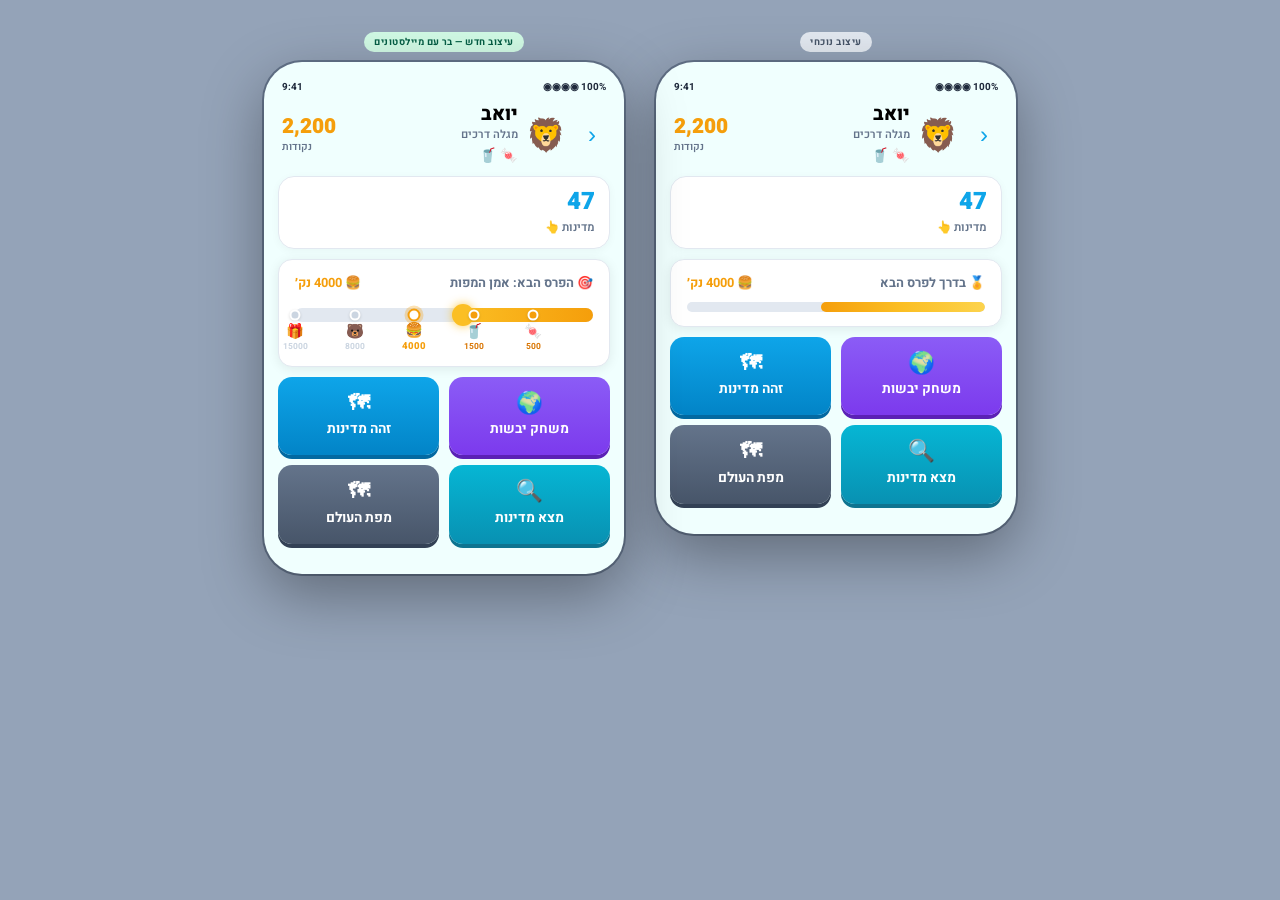
<file: output/dash-layout-preview.html>
<!DOCTYPE html>
<html lang="he" dir="rtl">
<head>
<meta charset="UTF-8"/>
<meta name="viewport" content="width=device-width, initial-scale=1"/>
<title>Dashboard Preview</title>
<link href="https://fonts.googleapis.com/css2?family=Heebo:wght@400;500;600;700;800;900&display=swap" rel="stylesheet"/>
<style>
*, *::before, *::after { box-sizing: border-box; margin: 0; padding: 0; }
:root {
  --font:       'Heebo', sans-serif;
  --bg:         #F0FFFE;
  --surface:    #FFFFFF;
  --border:     #E2E8F0;
  --text:       #1E293B;
  --text-muted: #64748B;
  --primary:    #0EA5E9;
  --accent:     #F59E0B;
  --radius:     14px;
  --shadow:     0 2px 12px rgba(0,0,0,0.08);
}
body {
  font-family: var(--font);
  background: #94A3B8;
  display: flex;
  align-items: flex-start;
  justify-content: center;
  gap: 32px;
  padding: 32px 16px 48px;
  direction: rtl;
  flex-wrap: wrap;
}

/* ── Phone frame ─────────────────────────────────────── */
.phone-wrap { display: flex; flex-direction: column; align-items: center; gap: 10px; }
.phone-label {
  font-size: 0.65rem; font-weight: 700; letter-spacing: 0.1em;
  text-transform: uppercase; color: #fff;
}
.tag {
  display: inline-block; padding: 3px 10px; border-radius: 99px;
  font-size: 0.6rem; font-weight: 700; letter-spacing: 0.05em; text-transform: uppercase;
}
.tag.current { background: #E2E8F0; color: #475569; }
.tag.new     { background: #D1FAE5; color: #065F46; }

.phone {
  width: 360px;
  background: var(--bg);
  border-radius: 38px;
  overflow: hidden;
  box-shadow: 0 20px 60px rgba(0,0,0,0.35), 0 0 0 2px #64748B;
  padding: 18px 14px 30px;
  display: flex;
  flex-direction: column;
  gap: 0;
}
.status-bar {
  display: flex; justify-content: space-between;
  font-size: 0.62rem; font-weight: 700; color: var(--text);
  padding: 0 4px 10px;
  direction: ltr;
}

/* ── Shared components ────────────────────────────────── */
.btn-back {
  background: none; border: none; cursor: pointer;
  color: var(--primary); font-size: 1.5rem; font-weight: 300;
  width: 36px; height: 36px; border-radius: 50%;
  display: flex; align-items: center; justify-content: center;
  flex-shrink: 0; direction: ltr;
}
.dash-header { display: flex; align-items: center; gap: 8px; padding-bottom: 10px; }
.dash-profile-info { display: flex; align-items: center; gap: 8px; flex: 1; }
.dash-avatar { font-size: 2rem; }
.dash-name-block { display: flex; flex-direction: column; gap: 1px; }
.dash-name { font-size: 1.2rem; font-weight: 800; line-height: 1.1; }
.dash-player-title { font-size: 0.7rem; font-weight: 600; color: var(--text-muted); }
.dash-player-prizes { display: flex; gap: 3px; margin-top: 1px; }
.prize-badge { font-size: 0.88rem; }

.dash-points-inline {
  display: flex; flex-direction: column; align-items: flex-end; gap: 0;
  margin-right: auto; /* pushes to the left edge in RTL */
  margin-left: 4px;
}
.dash-points-val { font-size: 1.3rem; font-weight: 900; color: var(--accent); line-height: 1.1; }
.dash-points-lbl { font-size: 0.65rem; font-weight: 600; color: var(--text-muted); }

.stats-row { display: flex; gap: 10px; margin-bottom: 10px; }
.stat-card {
  flex: 1; background: var(--surface); border-radius: 16px;
  padding: 12px 14px; border: 1px solid var(--border);
  box-shadow: 0 2px 8px rgba(0,0,0,0.04);
}
.stat-value { font-size: 1.5rem; font-weight: 900; line-height: 1.1; }
.stat-value.primary { color: var(--primary); }
.stat-value.accent  { color: var(--accent); }
.stat-label { font-size: 0.72rem; color: var(--text-muted); font-weight: 600; margin-top: 3px; }

.action-grid { display: grid; grid-template-columns: 1fr 1fr; gap: 10px; }
.action-btn {
  border: none; border-radius: 14px; padding: 16px 10px;
  color: #fff; font-family: var(--font); font-size: 0.85rem; font-weight: 700;
  display: flex; flex-direction: column; align-items: center; gap: 5px; cursor: pointer;
}
.action-btn .btn-icon { font-size: 1.35rem; line-height: 1; }
.action-btn.blue   { background: linear-gradient(180deg,#0EA5E9,#0284C7); box-shadow: 0 4px 0 #0369A1; }
.action-btn.teal   { background: linear-gradient(180deg,#06B6D4,#0891B2); box-shadow: 0 4px 0 #0E7490; }
.action-btn.purple { background: linear-gradient(180deg,#8B5CF6,#7C3AED); box-shadow: 0 4px 0 #5B21B6; }
.action-btn.gray   { background: linear-gradient(180deg,#64748B,#475569); box-shadow: 0 4px 0 #334155; }

/* ── Variant A: thin progress bar (current) ──────────── */
.card-a {
  background: var(--surface); border-radius: var(--radius);
  padding: 14px 16px; border: 1px solid var(--border);
  box-shadow: var(--shadow); margin-bottom: 10px;
}
.prog-header-a { display: flex; justify-content: space-between; align-items: center; margin-bottom: 10px; }
.prog-label { font-size: 0.8rem; font-weight: 700; color: var(--text-muted); }
.prog-target { font-size: 0.8rem; font-weight: 700; color: var(--accent); }
.prog-track-a { height: 10px; background: #E2E8F0; border-radius: 99px; overflow: hidden; }
.prog-fill-a {
  height: 100%;
  background: linear-gradient(90deg,#F59E0B,#FBBF24,#FCD34D);
  border-radius: 99px;
}

/* ── Variant B: milestone prize bar (new) ────────────── */
.card-b {
  background: var(--surface); border-radius: var(--radius);
  padding: 14px 16px 10px; border: 1px solid var(--border);
  box-shadow: var(--shadow); margin-bottom: 10px;
}
.prog-header-b { display: flex; justify-content: space-between; align-items: center; margin-bottom: 16px; }

.prize-bar-wrap {
  position: relative;
  margin-bottom: 34px;
}
.prize-bar-track {
  height: 14px;
  background: #E2E8F0;
  border-radius: 99px;
  overflow: visible;
  position: relative;
}
.prize-bar-fill {
  /* anchored to RIGHT — fills rightward→leftward as pts grow */
  position: absolute;
  right: 0; top: 0;
  height: 100%;
  background: linear-gradient(to left, #F59E0B, #FBBF24);
  border-radius: 99px;
  transition: width 0.4s ease;
}
.prize-bar-fill::after {
  content: '';
  position: absolute;
  left: -4px; top: -4px; /* glow at the advancing (left) tip */
  width: 22px; height: 22px;
  background: #FBBF24;
  border-radius: 50%;
  box-shadow: 0 0 10px rgba(251,191,36,0.8);
}
.milestone {
  position: absolute;
  top: 50%;
  /* right: X% → center on that position with translate(50%) */
  transform: translate(50%, -50%);
  display: flex; flex-direction: column; align-items: center;
}
.milestone-dot {
  width: 11px; height: 11px; border-radius: 50%;
  border: 2px solid white;
  box-shadow: 0 1px 3px rgba(0,0,0,0.15);
  position: relative; z-index: 2; flex-shrink: 0;
}
.milestone.earned .milestone-dot  { background: #F59E0B; }
.milestone.next   .milestone-dot  { background: #fff; border-color: #F59E0B; box-shadow: 0 0 0 3px rgba(245,158,11,0.3); width:13px; height:13px; }
.milestone.future .milestone-dot  { background: #CBD5E1; border-color: white; }
.milestone-below {
  position: absolute;
  top: 15px;
  display: flex; flex-direction: column; align-items: center; gap: 1px;
}
.milestone-emoji { font-size: 0.9rem; line-height: 1; }
.milestone-pts   { font-size: 0.53rem; font-weight: 700; white-space: nowrap; color: #CBD5E1; }
.milestone.earned .milestone-pts  { color: #D97706; }
.milestone.next   .milestone-pts  { color: #F59E0B; font-weight: 800; font-size: 0.6rem; }
</style>
</head>
<body>

<!-- ══ Variant A: Current ══════════════════════════════ -->
<div class="phone-wrap">
  <span class="tag current">עיצוב נוכחי</span>
  <div class="phone">
    <div class="status-bar"><span>9:41</span><span>◉◉◉◉ 100%</span></div>

    <header class="dash-header">
      <button class="btn-back">›</button>
      <div class="dash-profile-info">
        <span class="dash-avatar">🦁</span>
        <div class="dash-name-block">
          <span class="dash-name">יואב</span>
          <span class="dash-player-title">מגלה דרכים</span>
          <div class="dash-player-prizes">
            <span class="prize-badge">🍬</span>
            <span class="prize-badge">🥤</span>
          </div>
        </div>
      </div>
      <div class="dash-points-inline">
        <span class="dash-points-val">2,200</span>
        <span class="dash-points-lbl">נקודות</span>
      </div>
    </header>

    <div class="stats-row">
      <div class="stat-card">
        <div class="stat-value primary">47</div>
        <div class="stat-label">מדינות 👆</div>
      </div>
    </div>

    <!-- Thin bar (current) -->
    <div class="card-a">
      <div class="prog-header-a">
        <span class="prog-label">🏅 בדרך לפרס הבא</span>
        <span class="prog-target">🍔 4000 נק׳</span>
      </div>
      <div class="prog-track-a">
        <div class="prog-fill-a" style="width:55%"></div>
      </div>
    </div>

    <div class="action-grid">
      <button class="action-btn purple"><span class="btn-icon">🌍</span>משחק יבשות</button>
      <button class="action-btn blue"><span class="btn-icon">🗺</span>זהה מדינות</button>
      <button class="action-btn teal"><span class="btn-icon">🔍</span>מצא מדינות</button>
      <button class="action-btn gray"><span class="btn-icon">🗺</span>מפת העולם</button>
    </div>
  </div>
</div>

<!-- ══ Variant B: New (same structure, milestone bar) ═══ -->
<div class="phone-wrap">
  <span class="tag new">עיצוב חדש — בר עם מיילסטונים</span>
  <div class="phone">
    <div class="status-bar"><span>9:41</span><span>◉◉◉◉ 100%</span></div>

    <header class="dash-header">
      <button class="btn-back">›</button>
      <div class="dash-profile-info">
        <span class="dash-avatar">🦁</span>
        <div class="dash-name-block">
          <span class="dash-name">יואב</span>
          <span class="dash-player-title">מגלה דרכים</span>
          <div class="dash-player-prizes">
            <span class="prize-badge">🍬</span>
            <span class="prize-badge">🥤</span>
          </div>
        </div>
      </div>
      <div class="dash-points-inline">
        <span class="dash-points-val">2,200</span>
        <span class="dash-points-lbl">נקודות</span>
      </div>
    </header>

    <div class="stats-row">
      <div class="stat-card">
        <div class="stat-value primary">47</div>
        <div class="stat-label">מדינות 👆</div>
      </div>
    </div>

    <!-- Milestone prize bar (new) -->
    <div class="card-b">
      <div class="prog-header-b">
        <span class="prog-label">🎯 הפרס הבא: אמן המפות</span>
        <span class="prog-target">🍔 4000 נק׳</span>
      </div>
      <div class="prize-bar-wrap">
        <div class="prize-bar-track">
          <!-- fill: 2200pts between 1500 (right:40%) and 4000 (right:60%) → ~46% -->
          <div class="prize-bar-fill" style="width:46%"></div>
          <!-- evenly spaced: 20%, 40%, 60%, 80%, 100% from right -->
          <div class="milestone earned" style="right:20%">
            <div class="milestone-dot"></div>
            <div class="milestone-below">
              <span class="milestone-emoji">🍬</span>
              <span class="milestone-pts">500</span>
            </div>
          </div>
          <div class="milestone earned" style="right:40%">
            <div class="milestone-dot"></div>
            <div class="milestone-below">
              <span class="milestone-emoji">🥤</span>
              <span class="milestone-pts">1500</span>
            </div>
          </div>
          <div class="milestone next" style="right:60%">
            <div class="milestone-dot"></div>
            <div class="milestone-below">
              <span class="milestone-emoji">🍔</span>
              <span class="milestone-pts">4000</span>
            </div>
          </div>
          <div class="milestone future" style="right:80%">
            <div class="milestone-dot"></div>
            <div class="milestone-below">
              <span class="milestone-emoji">🐻</span>
              <span class="milestone-pts">8000</span>
            </div>
          </div>
          <div class="milestone future" style="right:100%">
            <div class="milestone-dot"></div>
            <div class="milestone-below">
              <span class="milestone-emoji">🎁</span>
              <span class="milestone-pts">15000</span>
            </div>
          </div>
        </div>
      </div>
    </div>

    <div class="action-grid">
      <button class="action-btn purple"><span class="btn-icon">🌍</span>משחק יבשות</button>
      <button class="action-btn blue"><span class="btn-icon">🗺</span>זהה מדינות</button>
      <button class="action-btn teal"><span class="btn-icon">🔍</span>מצא מדינות</button>
      <button class="action-btn gray"><span class="btn-icon">🗺</span>מפת העולם</button>
    </div>
  </div>
</div>

</body>
</html>
</file>
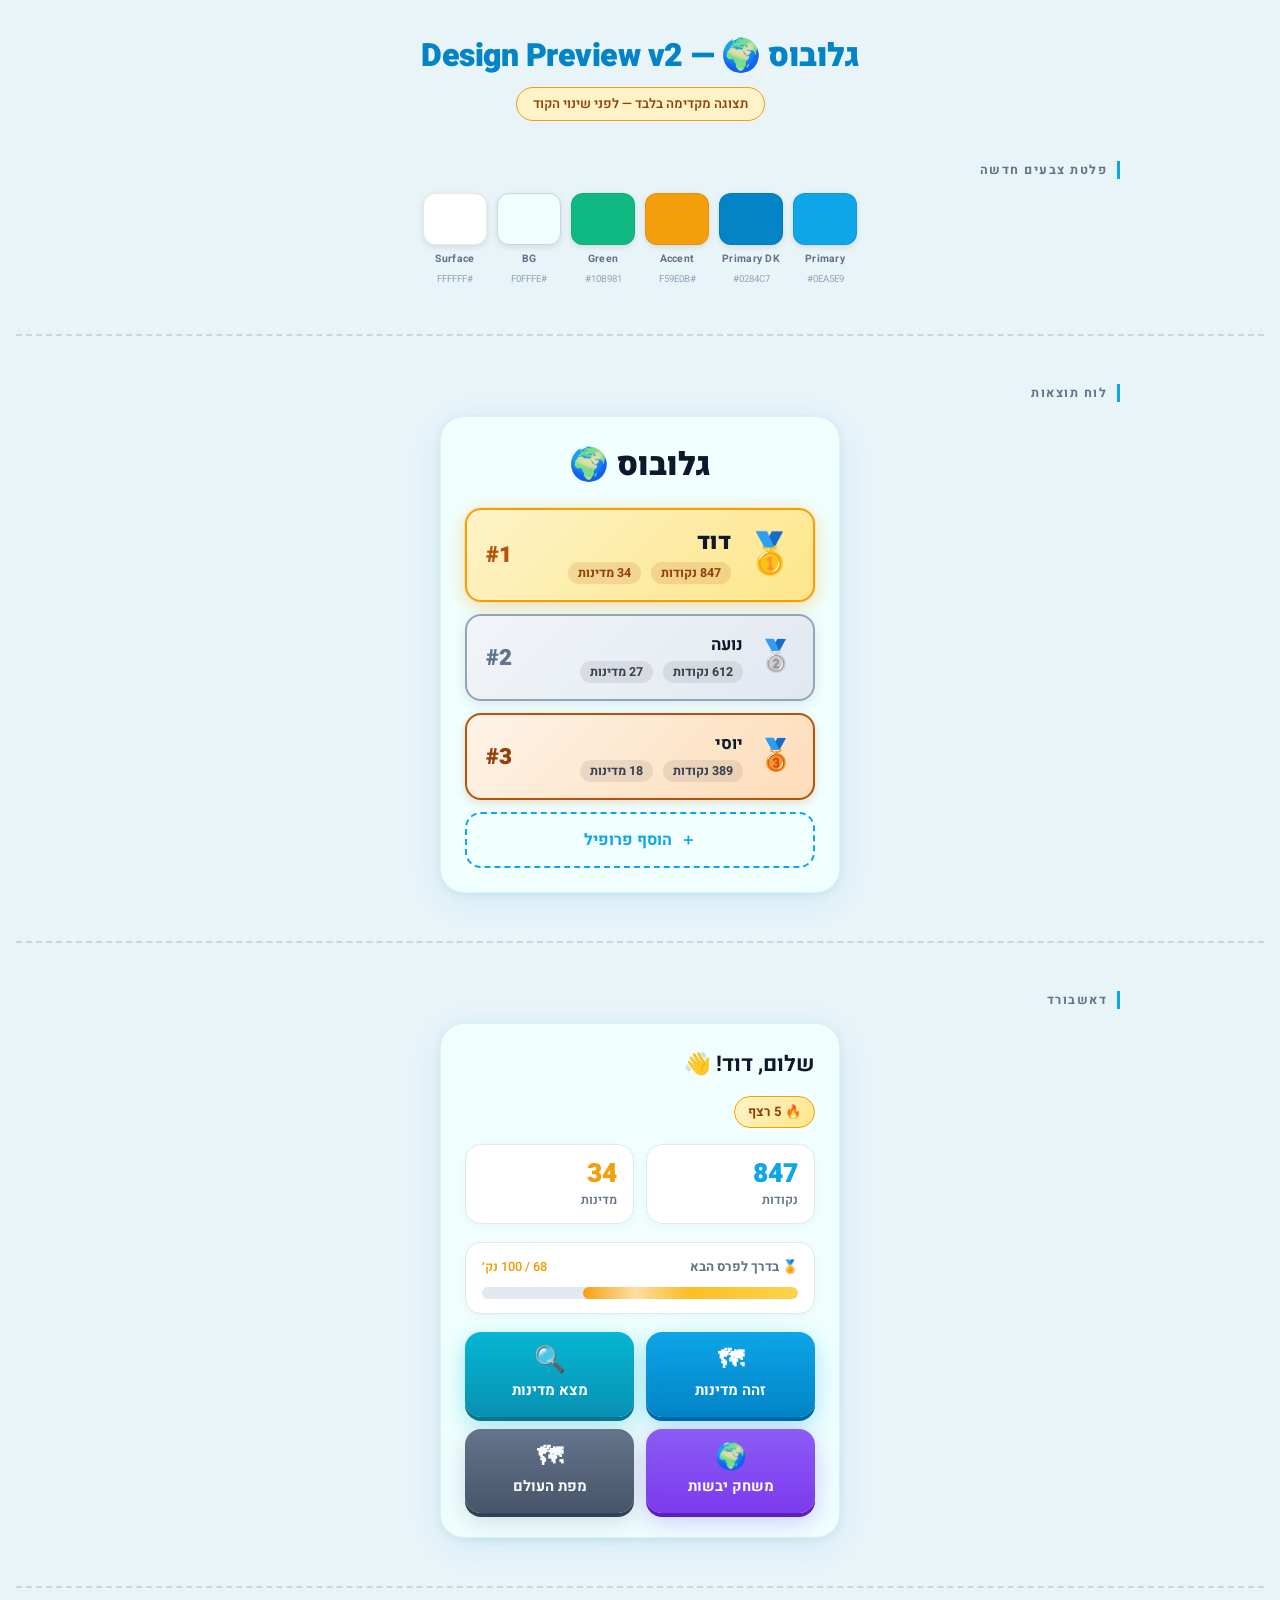
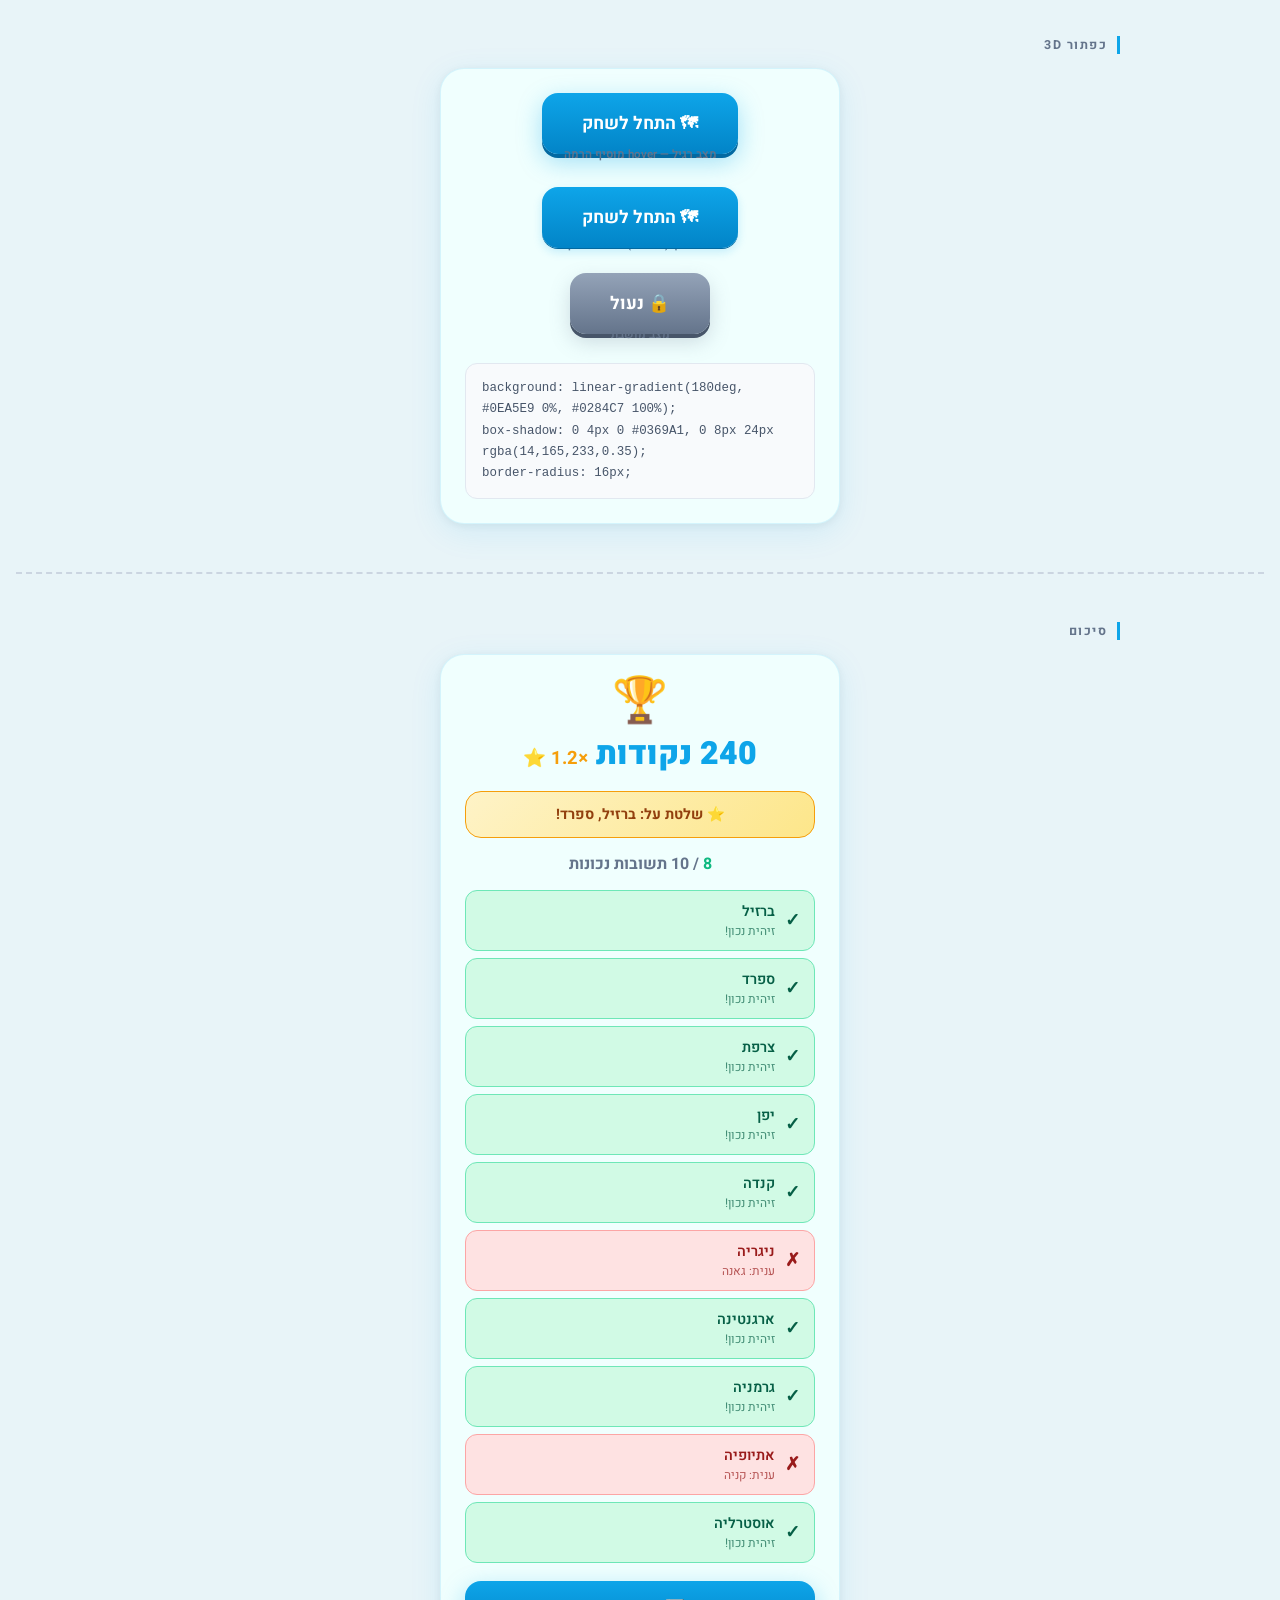
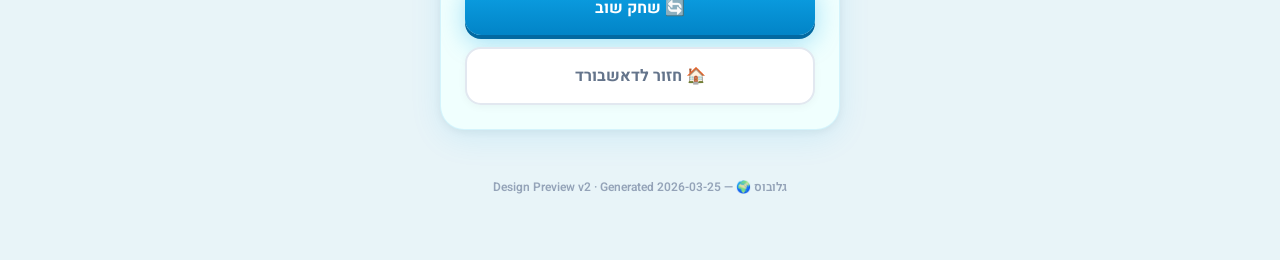
<file: output/design-preview-v2.html>
<!DOCTYPE html>
<html lang="he" dir="rtl">
<head>
  <meta charset="UTF-8" />
  <meta name="viewport" content="width=device-width, initial-scale=1.0" />
  <title>גלובוס — Design Preview v2</title>
  <link rel="preconnect" href="https://fonts.googleapis.com" />
  <link rel="preconnect" href="https://fonts.gstatic.com" crossorigin />
  <link href="https://fonts.googleapis.com/css2?family=Heebo:wght@400;600;700;900&display=swap" rel="stylesheet" />
  <style>
    /* =====================
       CSS Custom Properties
    ===================== */
    :root {
      --primary:       #0EA5E9;
      --primary-dk:    #0284C7;
      --primary-dkr:   #0369A1;
      --accent:        #F59E0B;
      --accent-green:  #10B981;
      --accent-red:    #EF4444;
      --bg:            #F0FFFE;
      --surface:       #FFFFFF;
      --text:          #0F172A;
      --text-muted:    #64748B;
      --border:        #E2E8F0;
      --gold:          #F59E0B;
      --silver:        #94A3B8;
      --bronze:        #B45309;
      --radius-card:   16px;
      --radius-btn:    16px;
      --gap:           12px;
    }

    /* =====================
       Reset & Base
    ===================== */
    *, *::before, *::after {
      box-sizing: border-box;
      margin: 0;
      padding: 0;
    }

    body {
      font-family: 'Heebo', 'Arial', sans-serif;
      direction: rtl;
      background: #E8F4F8;
      color: var(--text);
      min-height: 100vh;
      padding: 32px 16px 64px;
    }

    /* =====================
       Page Header
    ===================== */
    .page-header {
      text-align: center;
      margin-bottom: 40px;
    }

    .page-header h1 {
      font-size: 2rem;
      font-weight: 900;
      color: var(--primary-dk);
      letter-spacing: -0.5px;
    }

    .page-note {
      display: inline-block;
      margin-top: 8px;
      background: #FEF3C7;
      border: 1px solid #F59E0B;
      color: #92400E;
      font-size: 0.82rem;
      font-weight: 600;
      padding: 6px 16px;
      border-radius: 99px;
    }

    /* =====================
       Section Wrapper
    ===================== */
    .section {
      max-width: 960px;
      margin: 0 auto 48px;
    }

    .section-label {
      font-size: 0.78rem;
      font-weight: 700;
      letter-spacing: 1.5px;
      text-transform: uppercase;
      color: var(--text-muted);
      margin-bottom: 14px;
      padding-right: 4px;
      border-right: 3px solid var(--primary);
      padding-right: 10px;
    }

    .section-divider {
      border: none;
      border-top: 2px dashed #CBD5E1;
      margin: 48px 0;
    }

    /* =====================
       Screen Container
    ===================== */
    .screen {
      background: var(--bg);
      border-radius: 24px;
      padding: 24px;
      max-width: 400px;
      margin: 0 auto;
      box-shadow: 0 8px 32px rgba(14,165,233,0.10), 0 2px 8px rgba(0,0,0,0.06);
      border: 1px solid rgba(14,165,233,0.12);
    }

    /* =====================
       SCREEN 1 — Leaderboard
    ===================== */
    .leaderboard-title {
      text-align: center;
      font-size: 2rem;
      font-weight: 900;
      margin-bottom: 20px;
      color: var(--text);
    }

    .profile-card {
      border-radius: var(--radius-card);
      padding: 16px 18px;
      margin-bottom: var(--gap);
      display: flex;
      align-items: center;
      gap: 14px;
      position: relative;
    }

    /* 1st place */
    .profile-card.gold {
      background: linear-gradient(135deg, #FEF3C7, #FDE68A);
      border: 2px solid #F59E0B;
      box-shadow: 0 4px 20px rgba(245,158,11,0.35), 0 0 0 1px rgba(245,158,11,0.15);
    }

    /* 2nd place */
    .profile-card.silver {
      background: linear-gradient(135deg, #F1F5F9, #E2E8F0);
      border: 2px solid #94A3B8;
      box-shadow: 0 3px 12px rgba(148,163,184,0.25);
    }

    /* 3rd place */
    .profile-card.bronze {
      background: linear-gradient(135deg, #FEF3E8, #FDDCB8);
      border: 2px solid #B45309;
      box-shadow: 0 3px 10px rgba(180,83,9,0.20);
    }

    .medal {
      font-size: 2.5rem;
      flex-shrink: 0;
      line-height: 1;
    }

    .profile-card.silver .medal,
    .profile-card.bronze .medal {
      font-size: 1.9rem;
    }

    .profile-info {
      flex: 1;
      min-width: 0;
    }

    .profile-name {
      font-weight: 700;
      font-size: 1.15rem;
      color: var(--text);
      white-space: nowrap;
      overflow: hidden;
      text-overflow: ellipsis;
    }

    .profile-card.gold .profile-name {
      font-size: 1.4rem;
      font-weight: 900;
    }

    .profile-card.silver .profile-name,
    .profile-card.bronze .profile-name {
      font-size: 1.05rem;
    }

    .profile-meta {
      display: flex;
      gap: 10px;
      margin-top: 4px;
      flex-wrap: wrap;
    }

    .profile-meta .badge {
      font-size: 0.78rem;
      font-weight: 700;
      padding: 2px 10px;
      border-radius: 99px;
      background: rgba(0,0,0,0.08);
      color: #374151;
    }

    .profile-card.gold .badge {
      background: rgba(180,83,9,0.15);
      color: #92400E;
    }

    .rank-num {
      font-size: 1.4rem;
      font-weight: 900;
      color: var(--text-muted);
      flex-shrink: 0;
      width: 28px;
      text-align: center;
    }

    .profile-card.gold .rank-num { color: #B45309; }
    .profile-card.silver .rank-num { color: #64748B; }
    .profile-card.bronze .rank-num { color: #92400E; }

    .add-profile-btn {
      width: 100%;
      padding: 14px;
      border: 2px dashed var(--primary);
      border-radius: var(--radius-card);
      background: transparent;
      color: var(--primary);
      font-family: 'Heebo', Arial, sans-serif;
      font-size: 1rem;
      font-weight: 700;
      cursor: pointer;
      transition: background 0.15s, color 0.15s;
      margin-top: 4px;
      display: flex;
      align-items: center;
      justify-content: center;
      gap: 8px;
    }

    .add-profile-btn:hover {
      background: rgba(14,165,233,0.07);
    }

    /* =====================
       SCREEN 2 — Dashboard
    ===================== */
    .greeting {
      font-size: 1.35rem;
      font-weight: 700;
      margin-bottom: 16px;
      color: var(--text);
    }

    .stats-row {
      display: flex;
      gap: var(--gap);
      margin-bottom: 18px;
    }

    .stat-card {
      flex: 1;
      background: var(--surface);
      border-radius: var(--radius-card);
      padding: 14px 16px;
      border: 1px solid var(--border);
      box-shadow: 0 2px 8px rgba(0,0,0,0.04);
    }

    .stat-value {
      font-size: 1.65rem;
      font-weight: 900;
      line-height: 1.1;
    }

    .stat-value.primary { color: var(--primary); }
    .stat-value.accent  { color: var(--accent); }

    .stat-label {
      font-size: 0.78rem;
      color: var(--text-muted);
      font-weight: 600;
      margin-top: 3px;
    }

    /* Progress bar */
    .progress-section {
      background: var(--surface);
      border-radius: var(--radius-card);
      padding: 14px 16px;
      margin-bottom: 18px;
      border: 1px solid var(--border);
      box-shadow: 0 2px 8px rgba(0,0,0,0.04);
    }

    .progress-header {
      display: flex;
      justify-content: space-between;
      align-items: center;
      margin-bottom: 10px;
    }

    .progress-label {
      font-size: 0.82rem;
      font-weight: 700;
      color: var(--text-muted);
    }

    .progress-target {
      font-size: 0.8rem;
      font-weight: 600;
      color: var(--accent);
    }

    .progress-track {
      height: 12px;
      background: #E2E8F0;
      border-radius: 99px;
      overflow: hidden;
      position: relative;
    }

    .progress-fill {
      height: 100%;
      width: 68%;
      background: linear-gradient(90deg, #F59E0B 0%, #FBBF24 50%, #FCD34D 100%);
      border-radius: 99px;
      position: relative;
      overflow: hidden;
    }

    .progress-fill::after {
      content: '';
      position: absolute;
      top: 0;
      left: -60%;
      width: 50%;
      height: 100%;
      background: linear-gradient(90deg, transparent, rgba(255,255,255,0.6), transparent);
      animation: shimmer 1.8s infinite ease-in-out;
    }

    @keyframes shimmer {
      0%   { left: -60%; }
      100% { left: 120%; }
    }

    /* Streak chip */
    .streak-chip {
      display: inline-flex;
      align-items: center;
      gap: 5px;
      background: linear-gradient(135deg, #FEF3C7, #FDE68A);
      border: 1.5px solid #F59E0B;
      color: #92400E;
      font-size: 0.82rem;
      font-weight: 700;
      padding: 5px 13px;
      border-radius: 99px;
      margin-bottom: 16px;
      animation: pulse-chip 2s infinite;
      box-shadow: 0 0 0 0 rgba(245,158,11,0.4);
    }

    @keyframes pulse-chip {
      0%   { box-shadow: 0 0 0 0 rgba(245,158,11,0.4); }
      60%  { box-shadow: 0 0 0 8px rgba(245,158,11,0); }
      100% { box-shadow: 0 0 0 0 rgba(245,158,11,0); }
    }

    /* Dashboard action buttons */
    .action-grid {
      display: grid;
      grid-template-columns: 1fr 1fr;
      gap: var(--gap);
    }

    .action-btn {
      border: none;
      border-radius: var(--radius-btn);
      padding: 16px 12px;
      font-family: 'Heebo', Arial, sans-serif;
      font-size: 0.92rem;
      font-weight: 700;
      color: #FFFFFF;
      cursor: pointer;
      text-align: center;
      display: flex;
      flex-direction: column;
      align-items: center;
      gap: 6px;
      transition: transform 0.1s, box-shadow 0.1s;
      position: relative;
      overflow: hidden;
    }

    .action-btn:active {
      transform: translateY(3px);
    }

    .action-btn .btn-icon {
      font-size: 1.6rem;
      line-height: 1;
    }

    .action-btn.blue {
      background: linear-gradient(180deg, #0EA5E9 0%, #0284C7 100%);
      box-shadow: 0 4px 0 #0369A1, 0 8px 24px rgba(14,165,233,0.35);
    }

    .action-btn.teal {
      background: linear-gradient(180deg, #06B6D4 0%, #0891B2 100%);
      box-shadow: 0 4px 0 #0E7490, 0 8px 24px rgba(6,182,212,0.35);
    }

    .action-btn.purple {
      background: linear-gradient(180deg, #8B5CF6 0%, #7C3AED 100%);
      box-shadow: 0 4px 0 #5B21B6, 0 8px 24px rgba(139,92,246,0.35);
    }

    .action-btn.gray {
      background: linear-gradient(180deg, #64748B 0%, #475569 100%);
      box-shadow: 0 4px 0 #334155, 0 8px 24px rgba(100,116,139,0.25);
      color: #F8FAFC;
    }

    .action-btn.full-width {
      grid-column: 1 / -1;
    }

    /* =====================
       SCREEN 3 — CTA Button
    ===================== */
    .cta-demo-wrap {
      display: flex;
      flex-direction: column;
      align-items: center;
      gap: 20px;
    }

    .cta-demo-label {
      font-size: 0.78rem;
      color: var(--text-muted);
      font-weight: 600;
    }

    .cta-button {
      font-family: 'Heebo', Arial, sans-serif;
      font-size: 1.1rem;
      font-weight: 700;
      color: #FFFFFF;
      border: none;
      border-radius: var(--radius-btn);
      padding: 18px 40px;
      background: linear-gradient(180deg, #0EA5E9 0%, #0284C7 100%);
      box-shadow: 0 4px 0 #0369A1, 0 8px 24px rgba(14,165,233,0.35);
      cursor: pointer;
      transition: transform 0.1s, box-shadow 0.1s;
      display: inline-flex;
      align-items: center;
      gap: 10px;
      user-select: none;
    }

    .cta-button:hover {
      box-shadow: 0 5px 0 #0369A1, 0 12px 28px rgba(14,165,233,0.40);
      transform: translateY(-1px);
    }

    .cta-button:active {
      transform: translateY(4px);
      box-shadow: 0 1px 0 #0369A1, 0 4px 10px rgba(14,165,233,0.20);
    }

    .cta-button.disabled-look {
      background: linear-gradient(180deg, #94A3B8 0%, #64748B 100%);
      box-shadow: 0 4px 0 #475569, 0 8px 20px rgba(100,116,139,0.25);
      cursor: default;
    }

    .btn-state-note {
      font-size: 0.72rem;
      color: var(--text-muted);
      font-weight: 600;
      margin-top: -8px;
    }

    .cta-group {
      text-align: center;
    }

    /* =====================
       SCREEN 4 — Summary
    ===================== */
    .summary-rating {
      text-align: center;
      font-size: 2.8rem;
      margin-bottom: 6px;
      line-height: 1;
    }

    .summary-score {
      text-align: center;
      font-size: 2rem;
      font-weight: 900;
      color: var(--primary);
      margin-bottom: 14px;
    }

    .summary-score span.multiplier {
      font-size: 1.15rem;
      color: var(--accent);
      font-weight: 700;
    }

    .mastered-chip {
      background: linear-gradient(135deg, #FEF3C7, #FDE68A);
      border: 1.5px solid #F59E0B;
      border-radius: var(--radius-card);
      padding: 12px 16px;
      color: #92400E;
      font-size: 0.9rem;
      font-weight: 700;
      margin-bottom: 14px;
      text-align: center;
    }

    .correct-count {
      text-align: center;
      font-size: 1rem;
      font-weight: 700;
      color: var(--text-muted);
      margin-bottom: 14px;
    }

    .correct-count strong {
      color: var(--accent-green);
    }

    /* Answer list */
    .answer-list {
      display: flex;
      flex-direction: column;
      gap: 7px;
    }

    .answer-row {
      display: flex;
      align-items: center;
      gap: 10px;
      padding: 10px 14px;
      border-radius: 12px;
      font-size: 0.9rem;
      font-weight: 600;
    }

    .answer-row.correct {
      background: #D1FAE5;
      border: 1px solid #6EE7B7;
      color: #065F46;
    }

    .answer-row.wrong {
      background: #FEE2E2;
      border: 1px solid #FCA5A5;
      color: #991B1B;
    }

    .answer-icon {
      font-size: 1.1rem;
      flex-shrink: 0;
    }

    .answer-text {
      flex: 1;
    }

    .answer-detail {
      font-size: 0.75rem;
      opacity: 0.7;
      font-weight: 400;
    }

    /* Summary action buttons */
    .summary-actions {
      display: flex;
      flex-direction: column;
      gap: var(--gap);
      margin-top: 18px;
    }

    .summary-btn {
      border: none;
      border-radius: var(--radius-btn);
      padding: 15px;
      font-family: 'Heebo', Arial, sans-serif;
      font-size: 1rem;
      font-weight: 700;
      cursor: pointer;
      transition: transform 0.1s, box-shadow 0.1s;
    }

    .summary-btn:active {
      transform: translateY(2px);
    }

    .summary-btn.primary {
      background: linear-gradient(180deg, #0EA5E9 0%, #0284C7 100%);
      box-shadow: 0 4px 0 #0369A1, 0 8px 24px rgba(14,165,233,0.35);
      color: #FFFFFF;
    }

    .summary-btn.secondary {
      background: var(--surface);
      border: 2px solid var(--border);
      color: var(--text-muted);
      box-shadow: 0 2px 8px rgba(0,0,0,0.04);
    }

    /* =====================
       Color Palette strip
    ===================== */
    .palette-strip {
      display: flex;
      gap: 10px;
      flex-wrap: wrap;
      justify-content: center;
      max-width: 520px;
      margin: 0 auto;
    }

    .swatch {
      display: flex;
      flex-direction: column;
      align-items: center;
      gap: 6px;
    }

    .swatch-block {
      width: 64px;
      height: 52px;
      border-radius: 12px;
      border: 1px solid rgba(0,0,0,0.08);
      box-shadow: 0 2px 6px rgba(0,0,0,0.10);
    }

    .swatch-name {
      font-size: 0.65rem;
      font-weight: 700;
      color: var(--text-muted);
      text-align: center;
      letter-spacing: 0.3px;
    }

    .swatch-hex {
      font-size: 0.6rem;
      color: #94A3B8;
      text-align: center;
    }

  </style>
</head>
<body>

  <!-- =====================
       PAGE HEADER
  ===================== -->
  <div class="page-header">
    <h1>גלובוס 🌍 — Design Preview v2</h1>
    <div class="page-note">תצוגה מקדימה בלבד — לפני שינוי הקוד</div>
  </div>


  <!-- =====================
       COLOR PALETTE
  ===================== -->
  <div class="section">
    <div class="section-label">פלטת צבעים חדשה</div>
    <div class="palette-strip">
      <div class="swatch">
        <div class="swatch-block" style="background:#0EA5E9;"></div>
        <div class="swatch-name">Primary</div>
        <div class="swatch-hex">#0EA5E9</div>
      </div>
      <div class="swatch">
        <div class="swatch-block" style="background:#0284C7;"></div>
        <div class="swatch-name">Primary DK</div>
        <div class="swatch-hex">#0284C7</div>
      </div>
      <div class="swatch">
        <div class="swatch-block" style="background:#F59E0B;"></div>
        <div class="swatch-name">Accent</div>
        <div class="swatch-hex">#F59E0B</div>
      </div>
      <div class="swatch">
        <div class="swatch-block" style="background:#10B981;"></div>
        <div class="swatch-name">Green</div>
        <div class="swatch-hex">#10B981</div>
      </div>
      <div class="swatch">
        <div class="swatch-block" style="background:#F0FFFE; border: 1.5px solid #CBD5E1;"></div>
        <div class="swatch-name">BG</div>
        <div class="swatch-hex">#F0FFFE</div>
      </div>
      <div class="swatch">
        <div class="swatch-block" style="background:#FFFFFF; border: 1.5px solid #E2E8F0;"></div>
        <div class="swatch-name">Surface</div>
        <div class="swatch-hex">#FFFFFF</div>
      </div>
    </div>
  </div>

  <hr class="section-divider" />


  <!-- =====================
       SCREEN 1 — LEADERBOARD
  ===================== -->
  <div class="section">
    <div class="section-label">לוח תוצאות</div>
    <div class="screen">

      <div class="leaderboard-title">גלובוס 🌍</div>

      <!-- 1st Place -->
      <div class="profile-card gold">
        <span class="medal">🥇</span>
        <div class="profile-info">
          <div class="profile-name">דוד</div>
          <div class="profile-meta">
            <span class="badge">847 נקודות</span>
            <span class="badge">34 מדינות</span>
          </div>
        </div>
        <div class="rank-num">#1</div>
      </div>

      <!-- 2nd Place -->
      <div class="profile-card silver">
        <span class="medal">🥈</span>
        <div class="profile-info">
          <div class="profile-name">נועה</div>
          <div class="profile-meta">
            <span class="badge">612 נקודות</span>
            <span class="badge">27 מדינות</span>
          </div>
        </div>
        <div class="rank-num">#2</div>
      </div>

      <!-- 3rd Place -->
      <div class="profile-card bronze">
        <span class="medal">🥉</span>
        <div class="profile-info">
          <div class="profile-name">יוסי</div>
          <div class="profile-meta">
            <span class="badge">389 נקודות</span>
            <span class="badge">18 מדינות</span>
          </div>
        </div>
        <div class="rank-num">#3</div>
      </div>

      <button class="add-profile-btn">
        <span>＋</span>
        <span>הוסף פרופיל</span>
      </button>

    </div>
  </div>

  <hr class="section-divider" />


  <!-- =====================
       SCREEN 2 — DASHBOARD
  ===================== -->
  <div class="section">
    <div class="section-label">דאשבורד</div>
    <div class="screen">

      <div class="greeting">שלום, דוד! 👋</div>

      <!-- Streak chip -->
      <div class="streak-chip">🔥 5 רצף</div>

      <!-- Stats -->
      <div class="stats-row">
        <div class="stat-card">
          <div class="stat-value primary">847</div>
          <div class="stat-label">נקודות</div>
        </div>
        <div class="stat-card">
          <div class="stat-value accent">34</div>
          <div class="stat-label">מדינות</div>
        </div>
      </div>

      <!-- Progress bar -->
      <div class="progress-section">
        <div class="progress-header">
          <span class="progress-label">🏅 בדרך לפרס הבא</span>
          <span class="progress-target">68 / 100 נק׳</span>
        </div>
        <div class="progress-track">
          <div class="progress-fill"></div>
        </div>
      </div>

      <!-- Action buttons -->
      <div class="action-grid">
        <button class="action-btn blue">
          <span class="btn-icon">🗺</span>
          זהה מדינות
        </button>
        <button class="action-btn teal">
          <span class="btn-icon">🔍</span>
          מצא מדינות
        </button>
        <button class="action-btn purple">
          <span class="btn-icon">🌍</span>
          משחק יבשות
        </button>
        <button class="action-btn gray">
          <span class="btn-icon">🗺</span>
          מפת העולם
        </button>
      </div>

    </div>
  </div>

  <hr class="section-divider" />


  <!-- =====================
       SCREEN 3 — 3D BUTTON
  ===================== -->
  <div class="section">
    <div class="section-label">כפתור 3D</div>
    <div class="screen">
      <div class="cta-demo-wrap">

        <div class="cta-group">
          <button class="cta-button">
            🗺 התחל לשחק
          </button>
          <div class="btn-state-note">מצב רגיל — hover מוסיף הרמה</div>
        </div>

        <div class="cta-group">
          <!-- Simulating :active with inline style -->
          <button class="cta-button" style="transform:translateY(4px); box-shadow: 0 1px 0 #0369A1, 0 4px 10px rgba(14,165,233,0.20);">
            🗺 התחל לשחק
          </button>
          <div class="btn-state-note">מצב לחוץ (:active) — נשמט 4px</div>
        </div>

        <div class="cta-group">
          <button class="cta-button disabled-look" disabled>
            🔒 נעול
          </button>
          <div class="btn-state-note">מצב מושבת</div>
        </div>

        <!-- CSS spec note -->
        <div style="background:#F8FAFC; border:1px solid #E2E8F0; border-radius:12px; padding:14px 16px; width:100%; font-size:0.78rem; color:#475569; direction:ltr; font-family: 'Courier New', monospace; line-height:1.7;">
          background: linear-gradient(180deg, #0EA5E9 0%, #0284C7 100%);<br>
          box-shadow: 0 4px 0 #0369A1, 0 8px 24px rgba(14,165,233,0.35);<br>
          border-radius: 16px;
        </div>

      </div>
    </div>
  </div>

  <hr class="section-divider" />


  <!-- =====================
       SCREEN 4 — SUMMARY
  ===================== -->
  <div class="section">
    <div class="section-label">סיכום</div>
    <div class="screen">

      <!-- Rating -->
      <div class="summary-rating">🏆</div>

      <!-- Score -->
      <div class="summary-score">
        240 נקודות
        <span class="multiplier">×1.2 ⭐</span>
      </div>

      <!-- Mastered -->
      <div class="mastered-chip">
        ⭐ שלטת על: ברזיל, ספרד!
      </div>

      <!-- Correct count -->
      <div class="correct-count">
        <strong>8</strong> / 10 תשובות נכונות
      </div>

      <!-- Answer list -->
      <div class="answer-list">
        <div class="answer-row correct">
          <span class="answer-icon">✓</span>
          <div class="answer-text">
            ברזיל
            <div class="answer-detail">זיהית נכון!</div>
          </div>
        </div>
        <div class="answer-row correct">
          <span class="answer-icon">✓</span>
          <div class="answer-text">
            ספרד
            <div class="answer-detail">זיהית נכון!</div>
          </div>
        </div>
        <div class="answer-row correct">
          <span class="answer-icon">✓</span>
          <div class="answer-text">
            צרפת
            <div class="answer-detail">זיהית נכון!</div>
          </div>
        </div>
        <div class="answer-row correct">
          <span class="answer-icon">✓</span>
          <div class="answer-text">
            יפן
            <div class="answer-detail">זיהית נכון!</div>
          </div>
        </div>
        <div class="answer-row correct">
          <span class="answer-icon">✓</span>
          <div class="answer-text">
            קנדה
            <div class="answer-detail">זיהית נכון!</div>
          </div>
        </div>
        <div class="answer-row wrong">
          <span class="answer-icon">✗</span>
          <div class="answer-text">
            ניגריה
            <div class="answer-detail">ענית: גאנה</div>
          </div>
        </div>
        <div class="answer-row correct">
          <span class="answer-icon">✓</span>
          <div class="answer-text">
            ארגנטינה
            <div class="answer-detail">זיהית נכון!</div>
          </div>
        </div>
        <div class="answer-row correct">
          <span class="answer-icon">✓</span>
          <div class="answer-text">
            גרמניה
            <div class="answer-detail">זיהית נכון!</div>
          </div>
        </div>
        <div class="answer-row wrong">
          <span class="answer-icon">✗</span>
          <div class="answer-text">
            אתיופיה
            <div class="answer-detail">ענית: קניה</div>
          </div>
        </div>
        <div class="answer-row correct">
          <span class="answer-icon">✓</span>
          <div class="answer-text">
            אוסטרליה
            <div class="answer-detail">זיהית נכון!</div>
          </div>
        </div>
      </div>

      <!-- Actions -->
      <div class="summary-actions">
        <button class="summary-btn primary">🔄 שחק שוב</button>
        <button class="summary-btn secondary">🏠 חזור לדאשבורד</button>
      </div>

    </div>
  </div>

  <!-- Footer -->
  <div style="text-align:center; margin-top:40px; color:#94A3B8; font-size:0.75rem; font-weight:600;">
    גלובוס 🌍 — Design Preview v2 · Generated 2026-03-25
  </div>

</body>
</html>
</file>
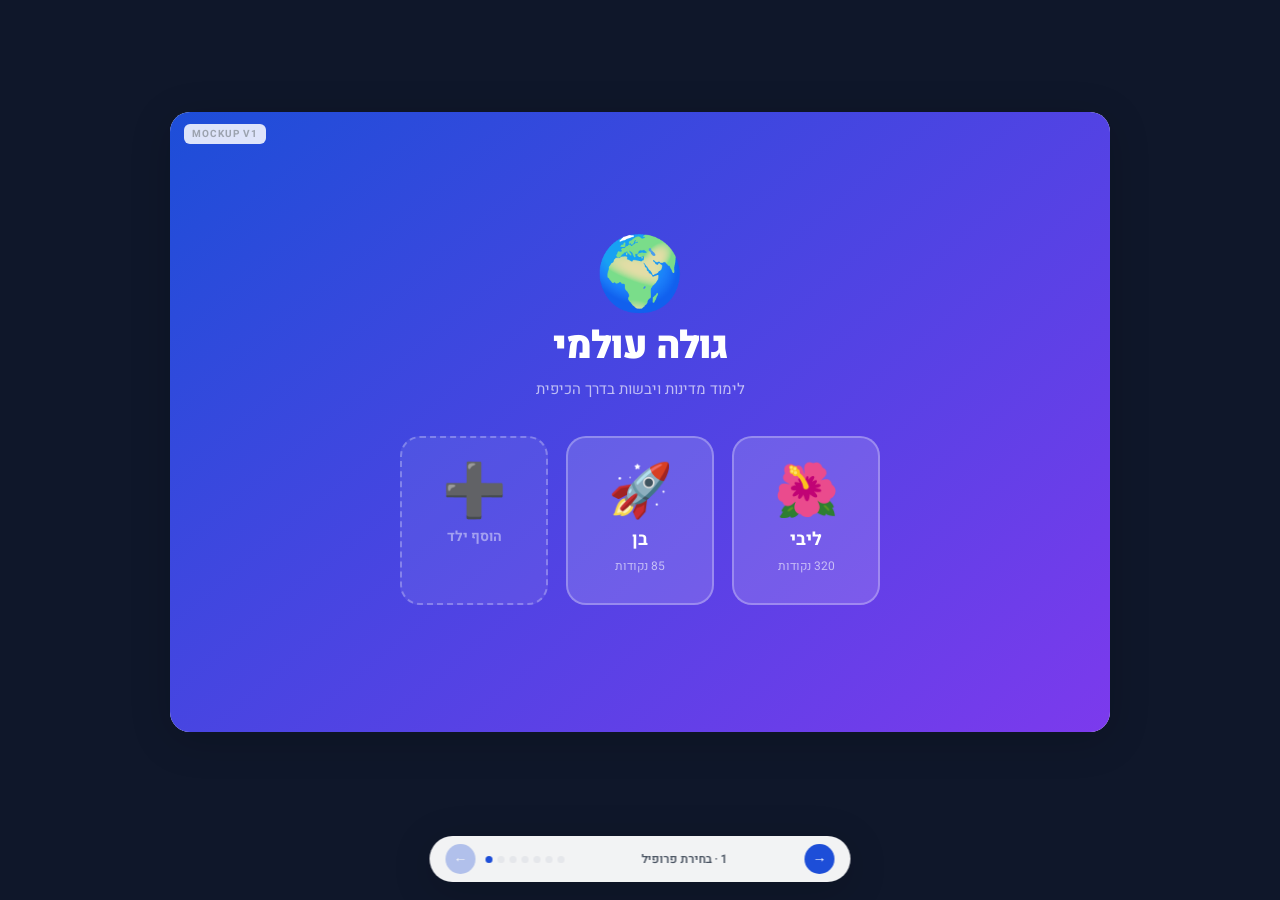
<file: output/mockup-v1.html>
<!DOCTYPE html>
<html lang="he" dir="rtl">
<head>
  <meta charset="UTF-8">
  <meta name="viewport" content="width=device-width, initial-scale=1.0">
  <title>גולה עולמי — מוקאפ UI v1</title>
  <link rel="preconnect" href="https://fonts.googleapis.com">
  <link href="https://fonts.googleapis.com/css2?family=Heebo:wght@300;400;500;600;700;900&display=swap" rel="stylesheet">
  <style>
    :root {
      --bg:    #F1F5F9;
      --white: #FFFFFF;
      --blue:  #3B82F6;
      --blue2: #1D4ED8;
      --blue-light: #EFF6FF;
      --green: #22C55E;
      --green-light: #F0FDF4;
      --red:   #EF4444;
      --red-light: #FEF2F2;
      --text:  #111827;
      --text2: #4B5563;
      --text3: #9CA3AF;
      --border:#E5E7EB;
      --shadow: 0 1px 4px rgba(0,0,0,.08), 0 4px 16px rgba(0,0,0,.06);
      --shadow-lg: 0 8px 40px rgba(0,0,0,.18);
      --r: 16px;
      /* Continent palette — pastels */
      --na: #FB923C;
      --sa: #34D399;
      --eu: #60A5FA;
      --af: #FBBF24;
      --as: #F472B6;
      --oc: #2DD4BF;
      --an: #CBD5E1;
      --ocean: #BAE6FD;
      --font: 'Heebo', sans-serif;
    }
    *, *::before, *::after { box-sizing: border-box; margin: 0; padding: 0; }

    body {
      font-family: var(--font);
      background: #0F172A;
      min-height: 100vh;
      display: flex;
      flex-direction: column;
      align-items: center;
      justify-content: center;
      padding: 24px 16px 80px;
    }

    /* ── Mockup frame ── */
    .frame {
      width: 100%;
      max-width: 940px;
      min-height: 620px;
      background: var(--bg);
      border-radius: 20px;
      overflow: hidden;
      box-shadow: var(--shadow-lg);
      position: relative;
      display: flex;
      flex-direction: column;
    }

    .mockup-badge {
      position: absolute;
      top: 12px;
      left: 14px;
      background: rgba(255,255,255,.85);
      backdrop-filter: blur(4px);
      border-radius: 6px;
      padding: 3px 8px;
      font-size: 10px;
      font-weight: 700;
      color: var(--text3);
      letter-spacing: 1px;
      text-transform: uppercase;
      z-index: 20;
    }

    /* ── Screens ── */
    .screen { display: none; flex-direction: column; flex: 1; min-height: 620px; }
    .screen.on { display: flex; }

    /* ══════════════════════════════════════
       SCREEN 1 — Profile selection
    ══════════════════════════════════════ */
    #s1 {
      background: linear-gradient(140deg, #1D4ED8 0%, #7C3AED 100%);
      align-items: center;
      justify-content: center;
      gap: 36px;
      padding: 40px 24px;
    }

    .logo-wrap { text-align: center; }
    .logo-globe { font-size: 72px; line-height: 1; }
    .logo-title {
      font-size: 38px;
      font-weight: 900;
      color: #fff;
      letter-spacing: -1px;
      margin-top: 6px;
    }
    .logo-sub { font-size: 15px; color: rgba(255,255,255,.65); margin-top: 4px; }

    .profiles-row { display: flex; gap: 18px; flex-wrap: wrap; justify-content: center; }

    .profile-card {
      background: rgba(255,255,255,.15);
      border: 2px solid rgba(255,255,255,.28);
      border-radius: 20px;
      padding: 28px 36px;
      text-align: center;
      cursor: pointer;
      transition: all .2s;
      min-width: 148px;
    }
    .profile-card:hover { background: rgba(255,255,255,.25); transform: translateY(-4px); }
    .pc-avatar { font-size: 52px; line-height: 1; }
    .pc-name   { font-size: 18px; font-weight: 700; color: #fff; margin-top: 8px; }
    .pc-pts    { font-size: 12px; color: rgba(255,255,255,.6); margin-top: 4px; }
    .pc-add    { background: rgba(255,255,255,.07); border-style: dashed; }
    .pc-add .pc-name { color: rgba(255,255,255,.45); font-size: 14px; }

    /* ══════════════════════════════════════
       SCREEN 2 — Dashboard
    ══════════════════════════════════════ */
    #s2 { background: var(--bg); }

    .dash-header {
      background: var(--white);
      padding: 22px 28px 18px;
      border-bottom: 1px solid var(--border);
    }
    .dh-top { display: flex; align-items: center; gap: 14px; }
    .dh-avatar { font-size: 46px; line-height: 1; }
    .dh-name { font-size: 22px; font-weight: 800; color: var(--text); }
    .dh-sub  { font-size: 13px; color: var(--text2); margin-top: 2px; }
    .dh-score {
      margin-right: auto;
      background: var(--blue-light);
      border: 1px solid #BFDBFE;
      border-radius: 50px;
      padding: 8px 20px;
      display: flex; align-items: center; gap: 6px;
    }
    .dh-score-num   { font-size: 26px; font-weight: 900; color: var(--blue); }
    .dh-score-label { font-size: 12px; font-weight: 600; color: var(--blue); }

    .prize-bar {
      margin-top: 14px;
      background: #FFFBEB;
      border: 1px solid #FDE68A;
      border-radius: 12px;
      padding: 11px 16px;
    }
    .pb-top { display: flex; justify-content: space-between; align-items: center; margin-bottom: 7px; }
    .pb-label { font-size: 13px; font-weight: 700; color: #92400E; }
    .pb-pts   { font-size: 12px; color: #92400E; font-weight: 600; }
    .bar { background: #FDE68A; border-radius: 99px; height: 7px; overflow: hidden; }
    .bar-fill { height: 100%; background: linear-gradient(90deg,#F59E0B,#EF4444); border-radius: 99px; }

    .dash-body { padding: 22px 28px; display: flex; flex-direction: column; gap: 20px; }

    .section-label {
      font-size: 11px; font-weight: 700; color: var(--text3);
      text-transform: uppercase; letter-spacing: 1.2px; margin-bottom: 10px;
    }

    .levels-grid { display: grid; grid-template-columns: repeat(4,1fr); gap: 10px; }
    .level-card {
      background: var(--white);
      border: 2px solid var(--border);
      border-radius: 14px;
      padding: 14px 10px;
      text-align: center;
      cursor: pointer;
      transition: all .18s;
    }
    .level-card.done { border-color: #BBF7D0; background: var(--green-light); }
    .level-card.active-level:hover { border-color: var(--blue); transform: translateY(-2px); box-shadow: var(--shadow); }
    .level-card.locked { opacity: .55; cursor: default; }
    .lc-icon  { font-size: 26px; }
    .lc-name  { font-size: 13px; font-weight: 700; color: var(--text); margin-top: 5px; }
    .lc-count { font-size: 11px; color: var(--text3); margin-top: 2px; }
    .lc-status{ font-size: 11px; font-weight: 700; margin-top: 5px; }
    .lc-status.done-s { color: var(--green); }
    .lc-status.go-s   { color: var(--blue); }
    .lc-status.lock-s { color: var(--text3); }

    .stats-row { display: grid; grid-template-columns: repeat(3,1fr); gap: 10px; }
    .stat-card {
      background: var(--white); border: 1px solid var(--border);
      border-radius: 14px; padding: 14px; text-align: center;
    }
    .stat-num   { font-size: 28px; font-weight: 900; color: var(--blue); }
    .stat-label { font-size: 11px; color: var(--text2); margin-top: 3px; }

    .play-btn {
      width: 100%;
      background: linear-gradient(135deg, var(--blue), var(--blue2));
      color: #fff; border: none; border-radius: 14px;
      padding: 17px; font-size: 18px; font-weight: 800; font-family: var(--font);
      cursor: pointer;
      box-shadow: 0 4px 18px rgba(59,130,246,.38);
      display: flex; align-items: center; justify-content: center; gap: 10px;
    }

    /* ══════════════════════════════════════
       SCREEN 3 — Mode + continent selection
    ══════════════════════════════════════ */
    #s3 {
      background: var(--bg);
      align-items: center;
      justify-content: center;
      gap: 22px;
      padding: 40px 28px;
    }
    .sel-title { font-size: 22px; font-weight: 800; color: var(--text); }
    .sel-sub   { font-size: 13px; color: var(--text2); margin-top: -14px; }

    .mode-cards { display: grid; grid-template-columns: 1fr 1fr; gap: 16px; width: 100%; max-width: 620px; }
    .mode-card {
      background: var(--white); border: 2px solid var(--border); border-radius: 20px;
      padding: 28px 22px; text-align: center; cursor: pointer; transition: all .18s;
    }
    .mode-card:hover   { transform: translateY(-3px); }
    .mode-card.sel-mc  { border-color: var(--blue); box-shadow: 0 0 0 4px rgba(59,130,246,.1); }
    .mc-icon { font-size: 50px; }
    .mc-title { font-size: 16px; font-weight: 800; color: var(--text); margin-top: 10px; }
    .mc-desc  { font-size: 12px; color: var(--text2); margin-top: 5px; line-height: 1.5; }

    .chip-row { display: flex; gap: 8px; flex-wrap: wrap; justify-content: center; max-width: 620px; }
    .chip {
      background: var(--white); border: 2px solid var(--border);
      border-radius: 50px; padding: 7px 15px;
      font-size: 13px; font-weight: 600; cursor: pointer; transition: transform .12s;
      display: flex; align-items: center; gap: 6px;
    }
    .chip:hover { transform: scale(1.04); }
    .chip.world { border-color:#7C3AED; color:#7C3AED; background:#F5F3FF; }
    .chip.na    { border-color:var(--na); background:#FFF7ED; }
    .chip.sa    { border-color:var(--sa); background:#ECFDF5; }
    .chip.eu    { border-color:var(--eu); background:#EFF6FF; }
    .chip.af    { border-color:var(--af); background:#FFFBEB; }
    .chip.as    { border-color:var(--as); background:#FDF2F8; }
    .chip.oc    { border-color:var(--oc); background:#F0FDFA; }

    /* ══════════════════════════════════════
       SCREENS 4 & 6 — Game screens
    ══════════════════════════════════════ */
    .game-header {
      background: var(--white); padding: 12px 20px;
      display: flex; align-items: center; gap: 12px;
      border-bottom: 1px solid var(--border); flex-shrink: 0;
    }
    .gh-player { display: flex; align-items: center; gap: 8px; }
    .gh-av     { font-size: 22px; }
    .gh-name   { font-size: 14px; font-weight: 700; color: var(--text); }
    .gh-score  { margin-right: auto; font-size: 15px; font-weight: 800; color: var(--blue); }
    .gh-prog   { display: flex; align-items: center; gap: 8px; }
    .gh-qlabel { font-size: 11px; color: var(--text3); white-space: nowrap; }
    .gh-bar    { background: var(--border); border-radius: 99px; height: 6px; width: 90px; overflow: hidden; }
    .gh-bar-fill { height: 100%; background: var(--blue); border-radius: 99px; }

    /* Map */
    .map-wrap { flex: 1; background: var(--ocean); position: relative; overflow: hidden; min-height: 320px; }
    .map-wrap svg { width: 100%; height: 100%; display: block; }

    /* Mode-B question panel */
    .q-panel { background: var(--white); padding: 18px 20px; border-top: 1px solid var(--border); flex-shrink: 0; }
    .q-text  { font-size: 16px; font-weight: 700; color: var(--text); text-align: center; margin-bottom: 13px; }
    .choices { display: grid; grid-template-columns: 1fr 1fr; gap: 9px; }
    .choice {
      background: var(--bg); border: 2px solid var(--border); border-radius: 12px;
      padding: 13px 16px; font-size: 15px; font-weight: 600; font-family: var(--font);
      color: var(--text); cursor: pointer;
      display: flex; align-items: center; gap: 8px;
      transition: all .14s;
    }
    .choice:hover       { border-color: var(--blue); background: var(--blue-light); }
    .choice.correct     { border-color: var(--green); background: var(--green-light); color: var(--green); }
    .choice.wrong       { border-color: var(--red);   background: var(--red-light);   color: var(--red); }

    /* Mode-A question bar */
    .mode-a-bar {
      background: var(--blue2); padding: 13px 20px;
      display: flex; align-items: center; gap: 10px; flex-shrink: 0;
    }
    .mab-text { font-size: 16px; font-weight: 700; color: #fff; }
    .mab-hint { font-size: 12px; color: rgba(255,255,255,.65); margin-right: auto; }

    /* ══════════════════════════════════════
       SCREEN 5 — Feedback overlay
    ══════════════════════════════════════ */
    #s5 { position: relative; background: var(--ocean); align-items: center; justify-content: center; }

    .feedback-bg {
      position: absolute; inset: 0; z-index: 0;
      background: rgba(15,23,42,.45);
    }

    .fb-card {
      position: relative; z-index: 1;
      background: var(--white); border-radius: 24px; padding: 38px 44px;
      text-align: center; box-shadow: var(--shadow-lg); min-width: 300px;
    }
    .fb-result { font-size: 21px; font-weight: 900; margin-bottom: 14px; }
    .fb-result.ok  { color: var(--green); }
    .fb-result.err { color: var(--red); }
    .fb-flag   { font-size: 86px; line-height: 1; }
    .fb-cname  { font-size: 28px; font-weight: 900; color: var(--text); margin-top: 10px; }
    .fb-cont   { font-size: 13px; color: var(--text2); margin-top: 5px; }
    .fb-pts    {
      background: var(--blue-light); border-radius: 50px;
      padding: 7px 20px; display: inline-block;
      font-size: 16px; font-weight: 800; color: var(--blue); margin-top: 14px;
    }
    .fb-next {
      width: 100%; background: var(--blue); color: #fff; border: none;
      border-radius: 14px; padding: 15px; font-size: 16px; font-weight: 700;
      font-family: var(--font); cursor: pointer; margin-top: 18px;
    }

    /* ══════════════════════════════════════
       SCREEN 7 — Prize
    ══════════════════════════════════════ */
    #s7 {
      background: linear-gradient(140deg, #7C3AED 0%, #1D4ED8 100%);
      align-items: center; justify-content: center; padding: 40px 24px;
    }
    .prize-card {
      background: var(--white); border-radius: 24px; padding: 40px 48px;
      text-align: center; max-width: 400px; width: 100%; box-shadow: var(--shadow-lg);
    }
    .pz-confetti { font-size: 54px; line-height: 1; }
    .pz-congrats { font-size: 15px; color: var(--text2); margin-top: 10px; }
    .pz-milestone { font-size: 30px; font-weight: 900; color: var(--text); margin-top: 6px; }
    .pz-badge {
      display: inline-block;
      background: linear-gradient(135deg,#F59E0B,#EF4444);
      color: #fff; border-radius: 50px; padding: 7px 20px;
      font-size: 14px; font-weight: 700; margin-top: 10px;
    }
    .pz-item  { font-size: 60px; margin-top: 20px; line-height: 1; }
    .pz-desc  { font-size: 18px; font-weight: 800; color: var(--text); margin-top: 8px; }
    .pz-btn {
      width: 100%;
      background: linear-gradient(135deg,#F59E0B,#EF4444);
      color: #fff; border: none; border-radius: 14px; padding: 16px;
      font-size: 16px; font-weight: 800; font-family: var(--font); cursor: pointer;
      margin-top: 24px; box-shadow: 0 4px 16px rgba(245,158,11,.35);
    }
    .pz-next-hint { font-size: 12px; color: var(--text3); margin-top: 12px; }

    /* ── Nav bar ── */
    .nav-bar {
      position: fixed; bottom: 18px; left: 50%; transform: translateX(-50%);
      background: rgba(255,255,255,.95); backdrop-filter: blur(10px);
      border-radius: 50px; padding: 8px 16px;
      display: flex; align-items: center; gap: 10px;
      box-shadow: var(--shadow-lg); z-index: 100; direction: ltr;
    }
    .nav-btn {
      background: var(--blue2); color: #fff; border: none; border-radius: 50%;
      width: 30px; height: 30px; cursor: pointer; font-size: 14px;
      display: flex; align-items: center; justify-content: center; transition: opacity .2s;
    }
    .nav-btn:disabled { opacity: .3; cursor: default; }
    .nav-label { font-size: 12px; color: var(--text2); font-weight: 600; min-width: 220px; text-align: center; direction: rtl; font-family: var(--font); }
    .nav-dots  { display: flex; gap: 5px; }
    .nd { width: 7px; height: 7px; border-radius: 50%; background: var(--border); cursor: pointer; transition: background .2s; }
    .nd.on { background: var(--blue2); }
  </style>
</head>
<body>

<div class="frame" id="app">
  <span class="mockup-badge">MOCKUP v1</span>

  <!-- ════ S1: Profile Selection ════ -->
  <div class="screen on" id="s1">
    <div class="logo-wrap">
      <div class="logo-globe">🌍</div>
      <div class="logo-title">גולה עולמי</div>
      <div class="logo-sub">לימוד מדינות ויבשות בדרך הכיפית</div>
    </div>
    <div class="profiles-row">
      <div class="profile-card">
        <div class="pc-avatar">🌺</div>
        <div class="pc-name">ליבי</div>
        <div class="pc-pts">320 נקודות</div>
      </div>
      <div class="profile-card">
        <div class="pc-avatar">🚀</div>
        <div class="pc-name">בן</div>
        <div class="pc-pts">85 נקודות</div>
      </div>
      <div class="profile-card pc-add">
        <div class="pc-avatar">➕</div>
        <div class="pc-name">הוסף ילד</div>
      </div>
    </div>
  </div>

  <!-- ════ S2: Dashboard ════ -->
  <div class="screen" id="s2">
    <div class="dash-header">
      <div class="dh-top">
        <div class="dh-avatar">🌺</div>
        <div>
          <div class="dh-name">שלום ליבי!</div>
          <div class="dh-sub">47 מדינות נלמדו · 6 יבשות גלויות</div>
        </div>
        <div class="dh-score">
          <div class="dh-score-num">320</div>
          <div class="dh-score-label">נקודות</div>
        </div>
      </div>
      <div class="prize-bar">
        <div class="pb-top">
          <span class="pb-label">🏆 הפרס הבא: מקדונלדס 🍔</span>
          <span class="pb-pts">320 / 300 ✅ מגיע לך!</span>
        </div>
        <div class="bar"><div class="bar-fill" style="width:100%"></div></div>
      </div>
    </div>

    <div class="dash-body">
      <div>
        <div class="section-label">רמות</div>
        <div class="levels-grid">
          <div class="level-card done">
            <div class="lc-icon">🌏</div>
            <div class="lc-name">קלה</div>
            <div class="lc-count">7 יבשות</div>
            <div class="lc-status done-s">✅ הושלם</div>
          </div>
          <div class="level-card done">
            <div class="lc-icon">🗺️</div>
            <div class="lc-name">בינונית</div>
            <div class="lc-count">50 מדינות</div>
            <div class="lc-status done-s">✅ הושלם</div>
          </div>
          <div class="level-card active-level">
            <div class="lc-icon">🌍</div>
            <div class="lc-name">קשה</div>
            <div class="lc-count">130 מדינות</div>
            <div class="lc-status go-s">▶ שחקי עכשיו</div>
          </div>
          <div class="level-card locked">
            <div class="lc-icon">🔒</div>
            <div class="lc-name">מאסטר</div>
            <div class="lc-count">195 מדינות</div>
            <div class="lc-status lock-s">נעול</div>
          </div>
        </div>
      </div>

      <div class="stats-row">
        <div class="stat-card"><div class="stat-num">47</div><div class="stat-label">מדינות שנלמדו</div></div>
        <div class="stat-card"><div class="stat-num">12</div><div class="stat-label">סיבובים הושלמו</div></div>
        <div class="stat-card"><div class="stat-num">78%</div><div class="stat-label">אחוז הצלחה</div></div>
      </div>

      <button class="play-btn">▶ שחקי עכשיו</button>
    </div>
  </div>

  <!-- ════ S3: Mode + Continent ════ -->
  <div class="screen" id="s3">
    <div class="sel-title">בחרי מצב משחק</div>
    <div class="sel-sub">רמה קשה · 130 מדינות</div>

    <div class="mode-cards">
      <div class="mode-card">
        <div class="mc-icon">🗺️</div>
        <div class="mc-title">מצא את המדינה</div>
        <div class="mc-desc">המשחק שואל "איפה X?" — לחצי על המקום הנכון במפה</div>
      </div>
      <div class="mode-card sel-mc">
        <div class="mc-icon">🏷️</div>
        <div class="mc-title">מה שם המדינה?</div>
        <div class="mc-desc">מדינה מסומנת — בחרי את שמה מתוך 4 אפשרויות</div>
      </div>
    </div>

    <div style="font-size:12px;font-weight:700;color:var(--text2);">בחרי יבשת:</div>
    <div class="chip-row">
      <div class="chip world">🌍 כל העולם</div>
      <div class="chip na">🟠 אמריקה הצפונית</div>
      <div class="chip sa">🟢 אמריקה הדרומית</div>
      <div class="chip eu">🔵 אירופה</div>
      <div class="chip af">🟡 אפריקה</div>
      <div class="chip as">🩷 אסיה</div>
      <div class="chip oc">🩵 אוקיאניה</div>
    </div>
  </div>

  <!-- ════ S4: Game — Mode B ════ -->
  <div class="screen" id="s4">
    <div class="game-header">
      <div class="gh-player"><span class="gh-av">🌺</span><span class="gh-name">ליבי</span></div>
      <span class="gh-score">🏆 35 נקודות</span>
      <div class="gh-prog">
        <span class="gh-qlabel">שאלה 3 / 10</span>
        <div class="gh-bar"><div class="gh-bar-fill" style="width:30%"></div></div>
      </div>
    </div>

    <div class="map-wrap">
      <svg viewBox="0 0 920 380" xmlns="http://www.w3.org/2000/svg" preserveAspectRatio="xMidYMid meet">
        <!-- Ocean -->
        <rect width="920" height="380" fill="#BAE6FD"/>
        <!-- NA -->
        <path d="M 28,26 L 92,20 L 152,26 L 198,50 L 218,86 L 222,128 L 202,160 L 170,176 L 136,194 L 100,194 L 68,176 L 40,146 L 20,108 L 16,66 Z" fill="#FB923C" stroke="#fff" stroke-width="1.5"/>
        <!-- SA -->
        <path d="M 108,206 L 172,202 L 216,226 L 230,266 L 224,316 L 204,356 L 174,374 L 146,374 L 118,352 L 100,310 L 96,262 L 106,224 Z" fill="#34D399" stroke="#fff" stroke-width="1.5"/>
        <!-- Europe — highlighted with dashed blue border (the "Germany" question) -->
        <path d="M 368,30 L 433,26 L 466,46 L 470,76 L 456,106 L 438,120 L 406,126 L 376,114 L 356,86 L 356,56 Z" fill="#E0F2FE" stroke="#60A5FA" stroke-width="1.5"/>
        <!-- Germany blob within Europe (highlighted country) -->
        <path d="M 390,52 L 420,48 L 440,60 L 444,80 L 438,98 L 422,108 L 402,108 L 386,96 L 382,76 L 386,60 Z" fill="#2563EB" stroke="white" stroke-width="2"/>
        <path d="M 390,52 L 420,48 L 440,60 L 444,80 L 438,98 L 422,108 L 402,108 L 386,96 L 382,76 L 386,60 Z" fill="none" stroke="#93C5FD" stroke-width="3" stroke-dasharray="6 3" opacity="0.9"/>
        <!-- Africa -->
        <path d="M 360,140 L 460,136 L 490,160 L 500,206 L 496,260 L 476,310 L 443,340 L 413,350 L 383,336 L 353,296 L 340,248 L 343,196 L 353,162 Z" fill="#FBBF24" stroke="#fff" stroke-width="1.5"/>
        <!-- Asia -->
        <path d="M 460,24 L 602,20 L 702,26 L 802,50 L 872,86 L 896,136 L 876,180 L 826,216 L 753,236 L 670,240 L 596,250 L 526,240 L 486,206 L 460,166 L 450,116 L 456,70 Z" fill="#F9A8D4" stroke="#fff" stroke-width="1.5"/>
        <!-- Oceania -->
        <path d="M 686,268 L 790,263 L 836,286 L 846,323 L 836,356 L 798,376 L 716,376 L 680,354 L 670,320 L 676,290 Z" fill="#2DD4BF" stroke="#fff" stroke-width="1.5"/>
        <!-- Antarctica strip -->
        <rect x="0" y="366" width="920" height="14" fill="#CBD5E1" rx="0"/>
        <!-- Pointer dot on Germany -->
        <circle cx="413" cy="78" r="6" fill="white" stroke="#1D4ED8" stroke-width="2"/>
      </svg>
    </div>

    <div class="q-panel">
      <div class="q-text">מה שם המדינה המסומנת? 🏷️</div>
      <div class="choices">
        <button class="choice">🇫🇷 צרפת</button>
        <button class="choice">🇩🇪 גרמניה</button>
        <button class="choice">🇪🇸 ספרד</button>
        <button class="choice">🇮🇹 איטליה</button>
      </div>
    </div>
  </div>

  <!-- ════ S5: Feedback ════ -->
  <div class="screen" id="s5">
    <!-- Blurred map background -->
    <svg style="position:absolute;inset:0;width:100%;height:100%;opacity:.25" viewBox="0 0 920 380" preserveAspectRatio="xMidYMid meet">
      <rect width="920" height="380" fill="#BAE6FD"/>
      <path d="M 28,26 L 92,20 L 152,26 L 198,50 L 218,86 L 222,128 L 202,160 L 170,176 L 136,194 L 100,194 L 68,176 L 40,146 L 20,108 L 16,66 Z" fill="#FB923C"/>
      <path d="M 108,206 L 172,202 L 216,226 L 230,266 L 224,316 L 204,356 L 174,374 L 146,374 L 118,352 L 100,310 L 96,262 L 106,224 Z" fill="#34D399"/>
      <path d="M 368,30 L 433,26 L 466,46 L 470,76 L 456,106 L 438,120 L 406,126 L 376,114 L 356,86 L 356,56 Z" fill="#22C55E"/>
      <path d="M 360,140 L 460,136 L 490,160 L 500,206 L 496,260 L 476,310 L 443,340 L 413,350 L 383,336 L 353,296 L 340,248 L 343,196 L 353,162 Z" fill="#FBBF24"/>
      <path d="M 460,24 L 602,20 L 702,26 L 802,50 L 872,86 L 896,136 L 876,180 L 826,216 L 753,236 L 670,240 L 596,250 L 526,240 L 486,206 L 460,166 L 450,116 L 456,70 Z" fill="#F9A8D4"/>
      <path d="M 686,268 L 790,263 L 836,286 L 846,323 L 836,356 L 798,376 L 716,376 L 680,354 L 670,320 L 676,290 Z" fill="#2DD4BF"/>
    </svg>
    <div class="feedback-bg"></div>
    <div class="fb-card">
      <div class="fb-result ok">✅ נכון!</div>
      <div class="fb-flag">🇩🇪</div>
      <div class="fb-cname">גרמניה</div>
      <div class="fb-cont">יבשת: אירופה 🔵</div>
      <div class="fb-pts">+15 נקודות</div>
      <button class="fb-next">המשיכי ←</button>
    </div>
  </div>

  <!-- ════ S6: Game — Mode A ════ -->
  <div class="screen" id="s6">
    <div class="game-header">
      <div class="gh-player"><span class="gh-av">🚀</span><span class="gh-name">בן</span></div>
      <span class="gh-score">🏆 60 נקודות</span>
      <div class="gh-prog">
        <span class="gh-qlabel">שאלה 5 / 10</span>
        <div class="gh-bar"><div class="gh-bar-fill" style="width:50%"></div></div>
      </div>
    </div>

    <div class="mode-a-bar">
      <span class="mab-text">❓ מצא על המפה את: <strong>ברזיל 🇧🇷</strong></span>
      <span class="mab-hint">לחץ על המדינה הנכונה</span>
    </div>

    <div class="map-wrap" style="cursor:crosshair">
      <svg viewBox="0 0 920 380" xmlns="http://www.w3.org/2000/svg" preserveAspectRatio="xMidYMid meet">
        <rect width="920" height="380" fill="#BAE6FD"/>
        <!-- NA -->
        <path d="M 28,26 L 92,20 L 152,26 L 198,50 L 218,86 L 222,128 L 202,160 L 170,176 L 136,194 L 100,194 L 68,176 L 40,146 L 20,108 L 16,66 Z" fill="#FB923C" stroke="#fff" stroke-width="1.5"/>
        <!-- SA - all uncolored but interactive-looking -->
        <path d="M 108,206 L 172,202 L 216,226 L 230,266 L 224,316 L 204,356 L 174,374 L 146,374 L 118,352 L 100,310 L 96,262 L 106,224 Z" fill="#34D399" stroke="#fff" stroke-width="1.5" style="cursor:pointer"/>
        <!-- Europe -->
        <path d="M 368,30 L 433,26 L 466,46 L 470,76 L 456,106 L 438,120 L 406,126 L 376,114 L 356,86 L 356,56 Z" fill="#60A5FA" stroke="#fff" stroke-width="1.5"/>
        <!-- Africa -->
        <path d="M 360,140 L 460,136 L 490,160 L 500,206 L 496,260 L 476,310 L 443,340 L 413,350 L 383,336 L 353,296 L 340,248 L 343,196 L 353,162 Z" fill="#FBBF24" stroke="#fff" stroke-width="1.5"/>
        <!-- Asia -->
        <path d="M 460,24 L 602,20 L 702,26 L 802,50 L 872,86 L 896,136 L 876,180 L 826,216 L 753,236 L 670,240 L 596,250 L 526,240 L 486,206 L 460,166 L 450,116 L 456,70 Z" fill="#F9A8D4" stroke="#fff" stroke-width="1.5"/>
        <!-- Oceania -->
        <path d="M 686,268 L 790,263 L 836,286 L 846,323 L 836,356 L 798,376 L 716,376 L 680,354 L 670,320 L 676,290 Z" fill="#2DD4BF" stroke="#fff" stroke-width="1.5"/>
        <rect x="0" y="366" width="920" height="14" fill="#CBD5E1"/>
        <!-- Hint text -->
        <text x="460" y="352" text-anchor="middle" font-size="13" fill="rgba(15,23,42,.4)" font-family="Heebo, sans-serif">לחץ על המדינה הנכונה</text>
      </svg>
    </div>
  </div>

  <!-- ════ S7: Prize ════ -->
  <div class="screen" id="s7">
    <div class="prize-card">
      <div class="pz-confetti">🎉</div>
      <div class="pz-congrats">כל הכבוד ליבי!</div>
      <div class="pz-milestone">הגעת ל-300 נקודות!</div>
      <div class="pz-badge">🏆 גיאוגרף צעיר</div>
      <div class="pz-item">🍔</div>
      <div class="pz-desc">מגיע לך מקדונלדס!</div>
      <button class="pz-btn">תודה! המשיכי לשחק 🌍</button>
      <div class="pz-next-hint">הפרס הבא: 🐻 סוכריות גומי ב-500 נקודות</div>
    </div>
  </div>

</div><!-- /frame -->

<!-- Nav bar -->
<nav class="nav-bar">
  <button class="nav-btn" id="btnP" onclick="go(-1)">←</button>
  <div class="nav-dots" id="dots"></div>
  <span class="nav-label" id="lbl"></span>
  <button class="nav-btn" id="btnN" onclick="go(1)">→</button>
</nav>

<script>
  const SCREENS = [
    { id:'s1', label:'1 · בחירת פרופיל' },
    { id:'s2', label:'2 · לוח הילד' },
    { id:'s3', label:'3 · בחירת מצב + יבשת' },
    { id:'s4', label:'4 · משחק — מצב ב׳ (4 אפשרויות)' },
    { id:'s5', label:'5 · פידבק — תשובה נכונה + דגל' },
    { id:'s6', label:'6 · משחק — מצב א׳ (מצא על המפה)' },
    { id:'s7', label:'7 · מסך פרס 🎁' },
  ];
  let cur = 0;

  function render() {
    document.querySelectorAll('.screen').forEach(s => s.classList.remove('on'));
    document.getElementById(SCREENS[cur].id).classList.add('on');
    document.getElementById('lbl').textContent = SCREENS[cur].label;
    document.getElementById('btnP').disabled = cur === 0;
    document.getElementById('btnN').disabled = cur === SCREENS.length - 1;

    const dotsEl = document.getElementById('dots');
    dotsEl.innerHTML = '';
    SCREENS.forEach((_, i) => {
      const d = document.createElement('div');
      d.className = 'nd' + (i === cur ? ' on' : '');
      d.onclick = () => { cur = i; render(); };
      dotsEl.appendChild(d);
    });
  }

  function go(dir) {
    const n = cur + dir;
    if (n >= 0 && n < SCREENS.length) { cur = n; render(); }
  }

  document.addEventListener('keydown', e => {
    if (e.key === 'ArrowLeft')  go(1);
    if (e.key === 'ArrowRight') go(-1);
  });

  render();
</script>
</body>
</html>
</file>
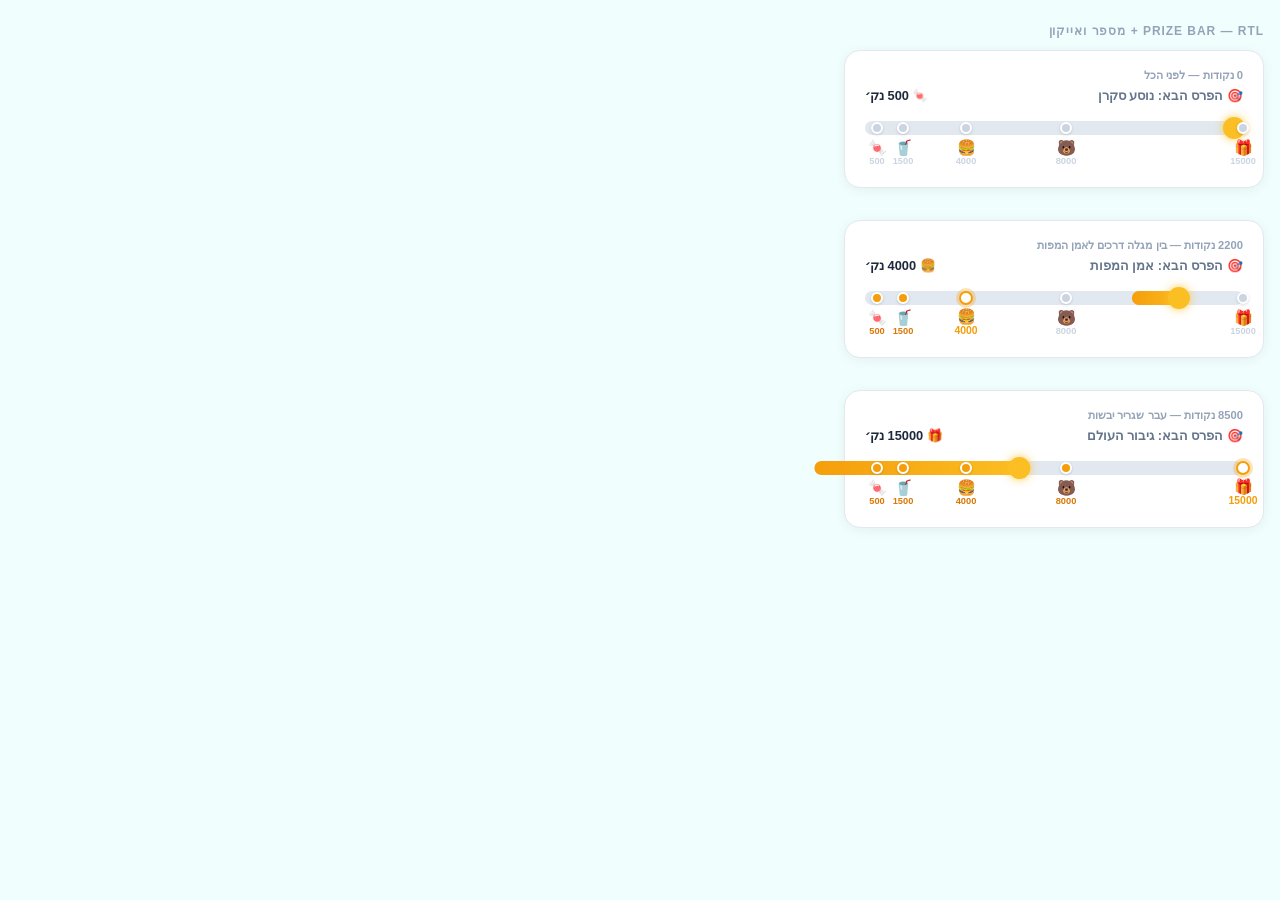
<file: output/prize-bar-preview.html>
<!DOCTYPE html>
<html lang="he" dir="rtl">
<head>
<meta charset="UTF-8"/>
<meta name="viewport" content="width=device-width, initial-scale=1"/>
<title>Prize Bar Preview</title>
<style>
  * { box-sizing: border-box; margin: 0; padding: 0; }
  body { font-family: 'Segoe UI', sans-serif; background: #F0FFFE; padding: 24px 16px; direction: rtl; }
  h2 { font-size: 0.75rem; font-weight: 700; color: #94A3B8; letter-spacing: 0.08em; text-transform: uppercase; margin-bottom: 12px; }
  .card {
    background: #fff;
    border-radius: 16px;
    padding: 18px 20px 20px;
    border: 1px solid #E2E8F0;
    box-shadow: 0 2px 12px rgba(0,0,0,0.06);
    margin-bottom: 32px;
    max-width: 420px;
  }
  .progress-header {
    display: flex; justify-content: space-between; align-items: center;
    margin-bottom: 18px; /* more room so numbers don't overlap */
  }
  .progress-label { font-size: 0.8rem; font-weight: 600; color: #64748B; }
  .progress-target { font-size: 0.8rem; font-weight: 700; color: #1E293B; }

  /* ── Prize bar ────────────────────────── */
  .prize-bar-wrap {
    position: relative;
    margin-bottom: 32px; /* room for emoji + number labels below */
    direction: ltr; /* bar always fills left→right internally */
  }
  .prize-bar-track {
    height: 14px;
    background: #E2E8F0;
    border-radius: 99px;
    overflow: visible;
    position: relative;
  }
  .prize-bar-fill {
    height: 100%;
    background: linear-gradient(90deg, #F59E0B, #FBBF24);
    border-radius: 99px;
    position: relative;
    transition: width 0.4s ease;
  }
  /* Glow tip */
  .prize-bar-fill::after {
    content: '';
    position: absolute;
    right: -2px; top: -4px;
    width: 22px; height: 22px;
    background: #FBBF24;
    border-radius: 50%;
    box-shadow: 0 0 10px rgba(251,191,36,0.8);
  }

  /* RTL: milestones positioned from right. left:0% = right edge, left:100% = left edge */
  /* We flip with transform: scaleX(-1) on track so right=start, left=end */
  .prize-bar-track {
    transform: scaleX(-1); /* flip so right=0, left=15000 */
  }
  .prize-bar-fill {
    transform: scaleX(-1); /* un-flip the fill so gradient reads correctly */
    transform-origin: right center;
  }

  .milestone {
    position: absolute;
    top: 50%;
    transform: translate(50%, -50%) scaleX(-1); /* un-flip milestone, center on dot */
    display: flex;
    flex-direction: column;
    align-items: center;
  }
  .milestone-dot {
    width: 12px; height: 12px;
    border-radius: 50%;
    border: 2px solid white;
    box-shadow: 0 1px 3px rgba(0,0,0,0.15);
    position: relative;
    z-index: 2;
    flex-shrink: 0;
  }
  .milestone.earned .milestone-dot  { background: #F59E0B; }
  .milestone.next .milestone-dot    { background: #fff; border-color: #F59E0B; box-shadow: 0 0 0 3px rgba(245,158,11,0.3); width:14px; height:14px; }
  .milestone.future .milestone-dot  { background: #CBD5E1; border-color: white; }

  /* label below bar: emoji then number */
  .milestone-below {
    position: absolute;
    top: 18px;
    display: flex;
    flex-direction: column;
    align-items: center;
    gap: 1px;
    pointer-events: none;
  }
  .milestone-emoji { font-size: 0.95rem; line-height: 1; }
  .milestone-pts {
    font-size: 0.58rem;
    font-weight: 700;
    white-space: nowrap;
    color: #CBD5E1;
  }
  .milestone.earned .milestone-pts  { color: #D97706; }
  .milestone.next   .milestone-pts  { color: #F59E0B; font-weight: 800; font-size: 0.65rem; }

  .scenario-label {
    font-size: 0.7rem; color: #94A3B8; margin-bottom: 6px; font-weight: 600; direction: rtl;
  }
</style>
</head>
<body>

<h2>Prize Bar — RTL + מספר ואייקון</h2>

<!-- Scenario A: 0 points -->
<div class="card">
  <p class="scenario-label">0 נקודות — לפני הכל</p>
  <div class="progress-header">
    <span class="progress-label">🎯 הפרס הבא: נוסע סקרן</span>
    <span class="progress-target">🍬 500 נק׳</span>
  </div>
  <div class="prize-bar-wrap">
    <div class="prize-bar-track">
      <div class="prize-bar-fill" style="width:0%"></div>
      <!-- RTL: right edge = 0pts (left:100%), left edge = 15000pts (left:0%) -->
      <div class="milestone future" style="right:3.3%">
        <div class="milestone-dot"></div>
        <div class="milestone-below">
          <span class="milestone-emoji">🍬</span>
          <span class="milestone-pts">500</span>
        </div>
      </div>
      <div class="milestone future" style="right:10%">
        <div class="milestone-dot"></div>
        <div class="milestone-below">
          <span class="milestone-emoji">🥤</span>
          <span class="milestone-pts">1500</span>
        </div>
      </div>
      <div class="milestone future" style="right:26.7%">
        <div class="milestone-dot"></div>
        <div class="milestone-below">
          <span class="milestone-emoji">🍔</span>
          <span class="milestone-pts">4000</span>
        </div>
      </div>
      <div class="milestone future" style="right:53.3%">
        <div class="milestone-dot"></div>
        <div class="milestone-below">
          <span class="milestone-emoji">🐻</span>
          <span class="milestone-pts">8000</span>
        </div>
      </div>
      <div class="milestone future" style="right:100%">
        <div class="milestone-dot"></div>
        <div class="milestone-below">
          <span class="milestone-emoji">🎁</span>
          <span class="milestone-pts">15000</span>
        </div>
      </div>
    </div>
  </div>
</div>

<!-- Scenario B: 2200 points -->
<div class="card">
  <p class="scenario-label">2200 נקודות — בין מגלה דרכים לאמן המפות</p>
  <div class="progress-header">
    <span class="progress-label">🎯 הפרס הבא: אמן המפות</span>
    <span class="progress-target">🍔 4000 נק׳</span>
  </div>
  <div class="prize-bar-wrap">
    <div class="prize-bar-track">
      <div class="prize-bar-fill" style="width:14.7%"></div>
      <div class="milestone earned" style="right:3.3%">
        <div class="milestone-dot"></div>
        <div class="milestone-below">
          <span class="milestone-emoji">🍬</span>
          <span class="milestone-pts">500</span>
        </div>
      </div>
      <div class="milestone earned" style="right:10%">
        <div class="milestone-dot"></div>
        <div class="milestone-below">
          <span class="milestone-emoji">🥤</span>
          <span class="milestone-pts">1500</span>
        </div>
      </div>
      <div class="milestone next" style="right:26.7%">
        <div class="milestone-dot"></div>
        <div class="milestone-below">
          <span class="milestone-emoji">🍔</span>
          <span class="milestone-pts">4000</span>
        </div>
      </div>
      <div class="milestone future" style="right:53.3%">
        <div class="milestone-dot"></div>
        <div class="milestone-below">
          <span class="milestone-emoji">🐻</span>
          <span class="milestone-pts">8000</span>
        </div>
      </div>
      <div class="milestone future" style="right:100%">
        <div class="milestone-dot"></div>
        <div class="milestone-below">
          <span class="milestone-emoji">🎁</span>
          <span class="milestone-pts">15000</span>
        </div>
      </div>
    </div>
  </div>
</div>

<!-- Scenario C: 8500 points -->
<div class="card">
  <p class="scenario-label">8500 נקודות — עבר שגריר יבשות</p>
  <div class="progress-header">
    <span class="progress-label">🎯 הפרס הבא: גיבור העולם</span>
    <span class="progress-target">🎁 15000 נק׳</span>
  </div>
  <div class="prize-bar-wrap">
    <div class="prize-bar-track">
      <div class="prize-bar-fill" style="width:56.7%"></div>
      <div class="milestone earned" style="right:3.3%">
        <div class="milestone-dot"></div>
        <div class="milestone-below">
          <span class="milestone-emoji">🍬</span>
          <span class="milestone-pts">500</span>
        </div>
      </div>
      <div class="milestone earned" style="right:10%">
        <div class="milestone-dot"></div>
        <div class="milestone-below">
          <span class="milestone-emoji">🥤</span>
          <span class="milestone-pts">1500</span>
        </div>
      </div>
      <div class="milestone earned" style="right:26.7%">
        <div class="milestone-dot"></div>
        <div class="milestone-below">
          <span class="milestone-emoji">🍔</span>
          <span class="milestone-pts">4000</span>
        </div>
      </div>
      <div class="milestone earned" style="right:53.3%">
        <div class="milestone-dot"></div>
        <div class="milestone-below">
          <span class="milestone-emoji">🐻</span>
          <span class="milestone-pts">8000</span>
        </div>
      </div>
      <div class="milestone next" style="right:100%">
        <div class="milestone-dot"></div>
        <div class="milestone-below">
          <span class="milestone-emoji">🎁</span>
          <span class="milestone-pts">15000</span>
        </div>
      </div>
    </div>
  </div>
</div>

</body>
</html>
</file>
